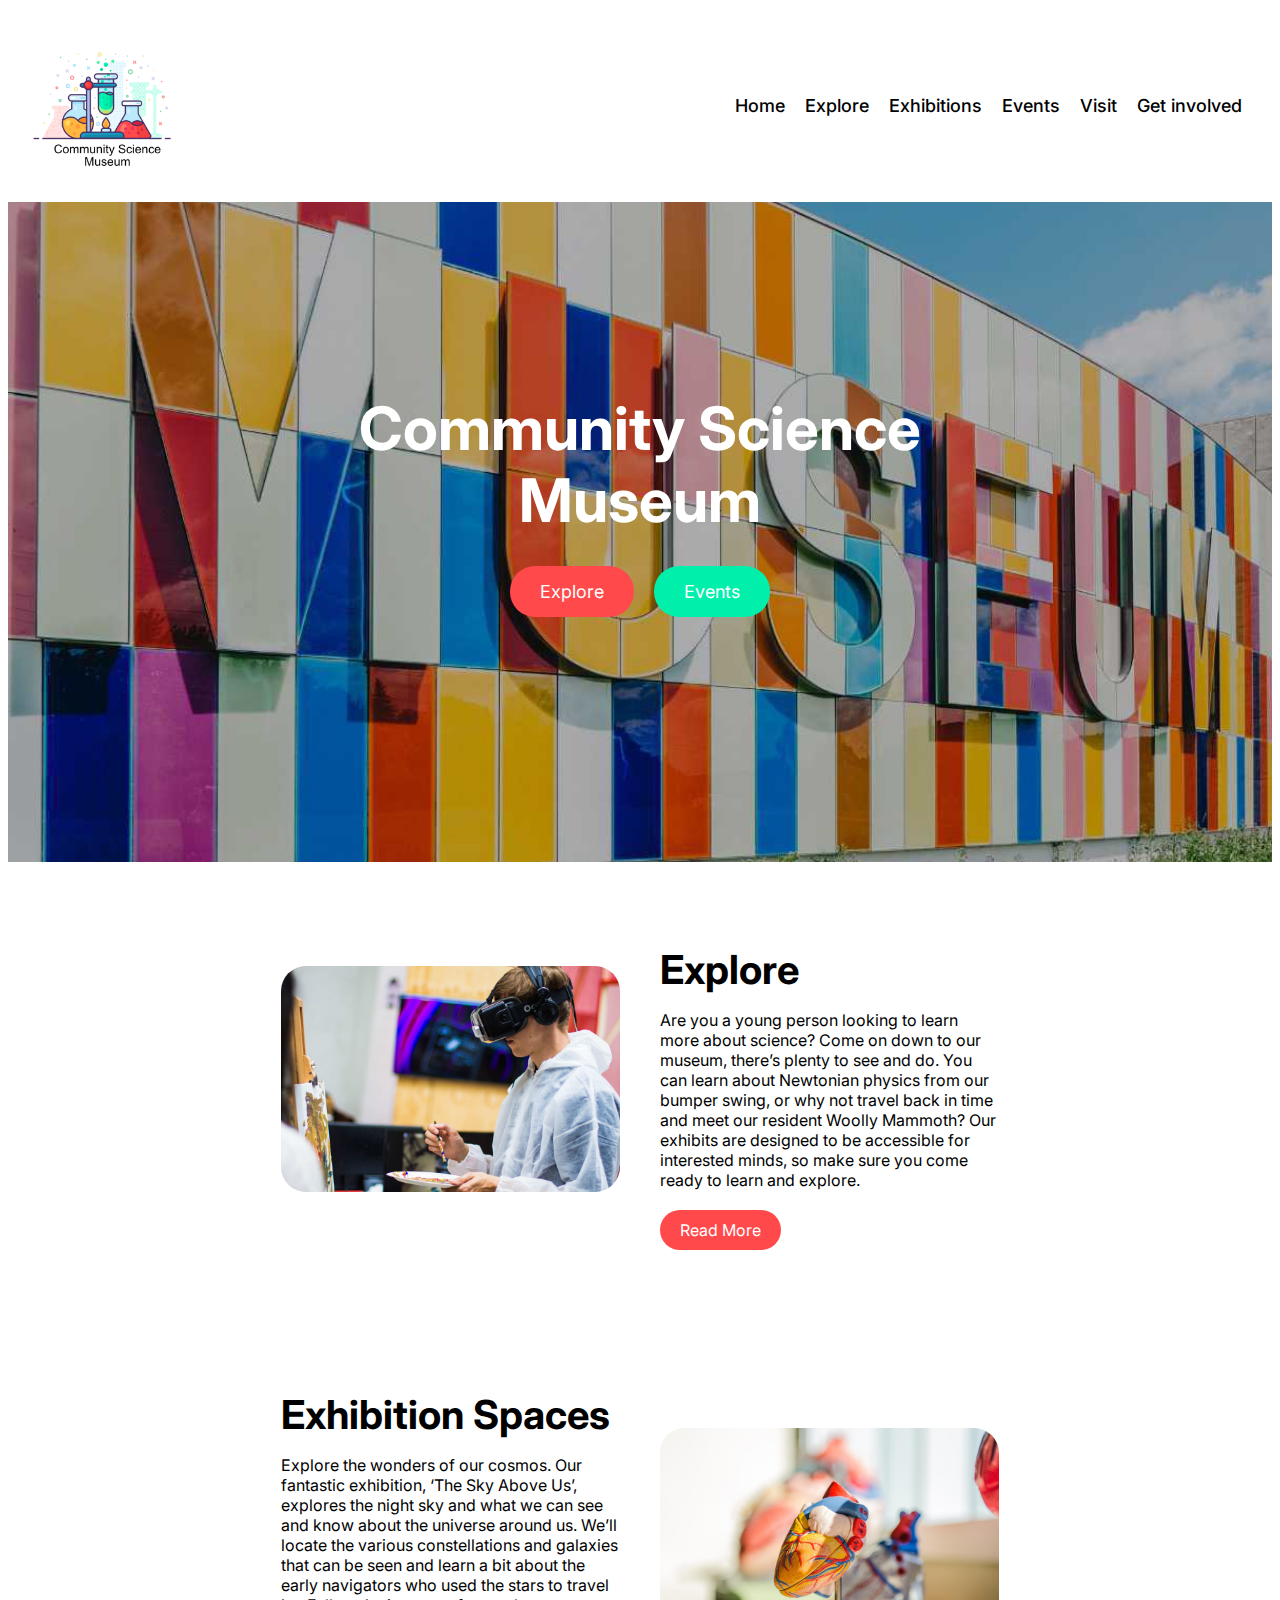
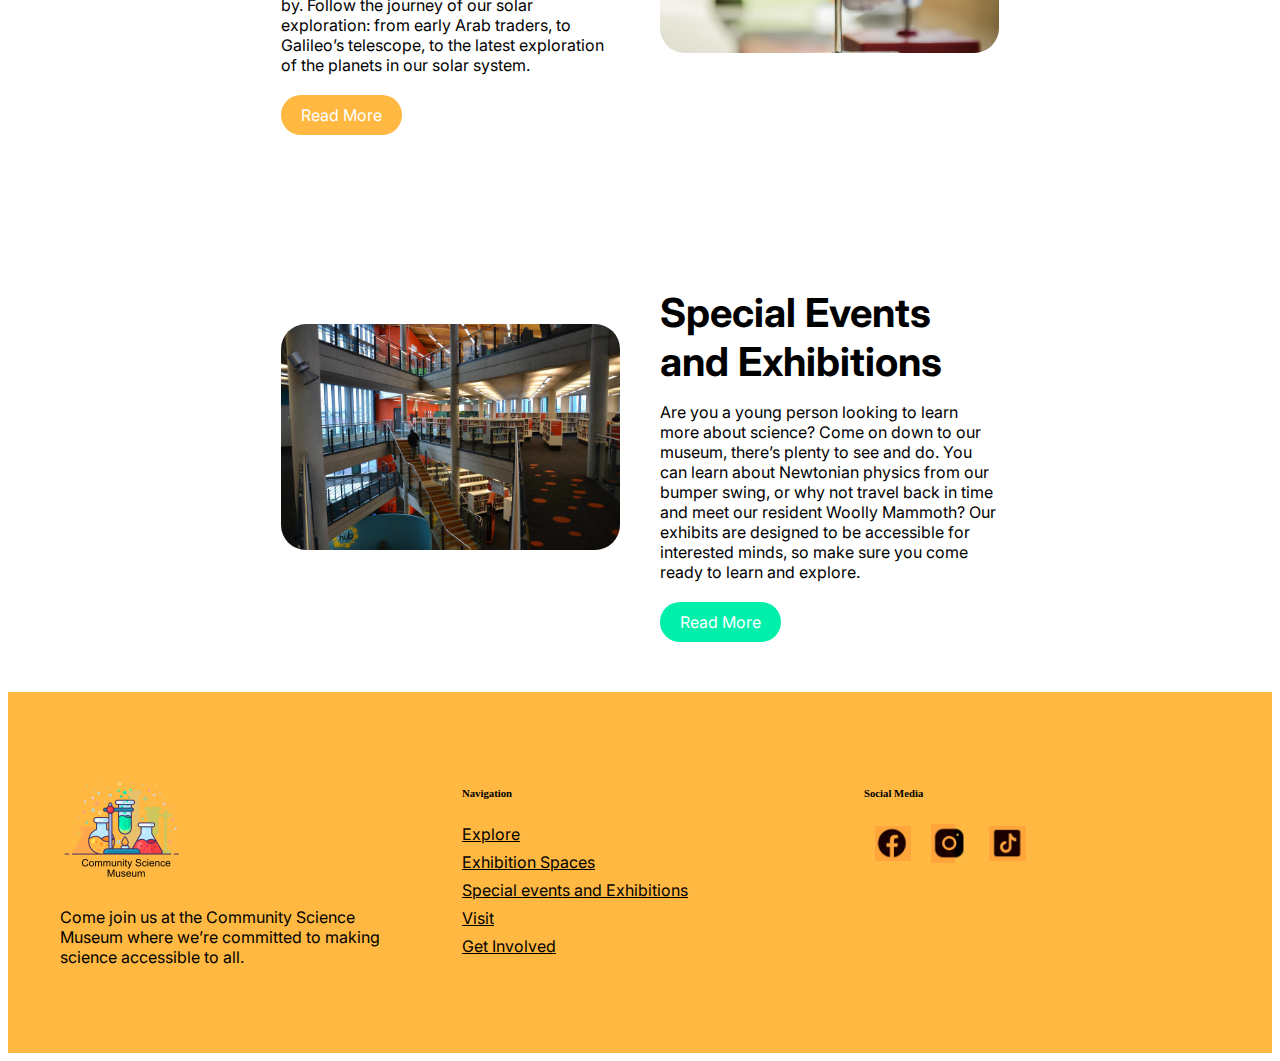
<file: index.html>
<!DOCTYPE html>
<html lang="en">
    <head>
        <meta charset="UTF-8">
        <meta name ="viewport" content="width=device-width, initial-scale=1.0">
        <link rel="stylesheet" href="css/style.css">
        <link rel="stylesheet" href="css/header.css">
        <link rel="stylesheet" href="https://fonts.googleapis.com/css?family=Inter">
        <title>Community Science Museum</title>
    </head>

    <body>
        <header class="header">
            <section class="headercontainer">
                    <div class="logodiv">
                      <a href="index.html"><img src="img/logo.svg" alt="Community Science Museums logo" class="headerlogo"></a>
                    </div>
               
                <nav class="nav">
                         <ul class="headerlist">
                             <li><a href="index.html">Home</a></li>
                             <li><a href="explore.html">Explore</a></li>
                             <li><a href="exhibition.html">Exhibitions</a></li>
                             <li><a href="events.html">Events</a></li>
                             <li><a href="visit.html">Visit</a></li>
                             <li><a href="getinvolved.html">Get involved</a></li>
                         </ul>
                         <button class="burgermenu">
                            <span class="burgermenu_line"></span>
                            <span class="burgermenu_line"></span>
                            <span class="burgermenu_line"></span>
                          </button>
                </nav>
            </section>
        </header>

        <!-- Hero section-->
        <section class="hero">
            <div class="hero-background"></div>
            <div class="hero-content">
                <h1 class="hero-title">Community Science Museum</h1>
                <div class="hero-buttons">
                    <a href="explore.html" class="hero-button learn-more-button">Explore</a>
                    <a href="events.html" class="hero-button get-started-button">Events</a>
                </div>
            </div>
        </section>

        <div class="content-container">
        <section class="content-section">
            <div class="column">
                <img src="img/billetto-editorial-334686.jpg" alt="Image of boy using VR-headset">
            </div>
            <div class="column">
                <h2>Explore</h2>
                <p>Are you a young person looking to learn more about science? Come on down to our museum, there’s plenty to see and do.
                    You can learn about Newtonian physics from our bumper swing, or why not travel back in time and meet our resident Woolly Mammoth? Our exhibits are designed to be accessible for interested minds, so make sure you come ready to learn and explore.
                    </p>
                    <div class="button-container">
                <button class="content-button">Read More</button>
            </div>
        </section>
    </div>


    <div class="content-container">
        <section class="content-section reversed">
            <div class="column">
                <img src="img/heart-2607178_1920.jpg" alt="Image of Heart figurine">
            </div>
            <div class="column">
                <h3>Exhibition Spaces</h3>
                <p>Explore the wonders of our cosmos. Our fantastic exhibition, ‘The Sky Above Us’, explores the night sky and what we can see and know about the universe around us. We’ll locate the various constellations and galaxies that can be seen and learn a bit about the early navigators who used the stars to travel by.
                    Follow the journey of our solar exploration: from early Arab traders, to Galileo’s telescope, to the latest exploration of the planets in our solar system.
                    </p>
                <div class="button-container">
                    <button class="content-button-yellow">Read More</button>
                </div>
            </div>
        </section>
    </div>



    <div class="content-container">
        <section class="content-section">
            <div class="column">
                <img src="img/library-1132573_1920.jpg" alt="Picture of the museum">
            </div>
            <div class="column">
                <h4>Special Events and Exhibitions</h4>
                <p>Are you a young person looking to learn more about science? Come on down to our museum, there’s plenty to see and do.
                    You can learn about Newtonian physics from our bumper swing, or why not travel back in time and meet our resident Woolly Mammoth? Our exhibits are designed to be accessible for interested minds, so make sure you come ready to learn and explore.
                    
                    </p>
                    <div class="button-container">
                <button class="content-button-green">Read More</button>
            </div>
        </section>
    </div>
        

    <footer class="footer">
        <div class="footer-content">
            <section class="footer-section">
                <div class="footer-column">
                    <img src="img/logo.png" alt="Image">
                    <p>Come join us at the Community Science Museum where we’re committed to making science accessible to all.</p>
                </div>
                <div class="footer-column">
                    <h6>Navigation</h6>
                    <ul class="footer-list">
                        <li><a href="#">Explore</a></li>
                        <li><a href="#">Exhibition Spaces</a></li>
                        <li><a href="#">Special events and Exhibitions</a></li>
                        <li><a href="#">Visit</a></li>
                        <li><a href="#">Get Involved</a></li>
                    </ul>
                </div>
                <div class="footer-column">
                    <h6>Social Media</h6>
                    <div class="footer-images">
                        <img src="img/facebook_icon.PNG" alt="Image">
                        <img src="img/instagram_icon.PNG" alt="Image">
                        <img src="img/tiktok_icon.PNG" alt="Image">
                    </div>
                </div>
            </section>
        </div>
    </footer>
    


    </body>
</html>
</file>
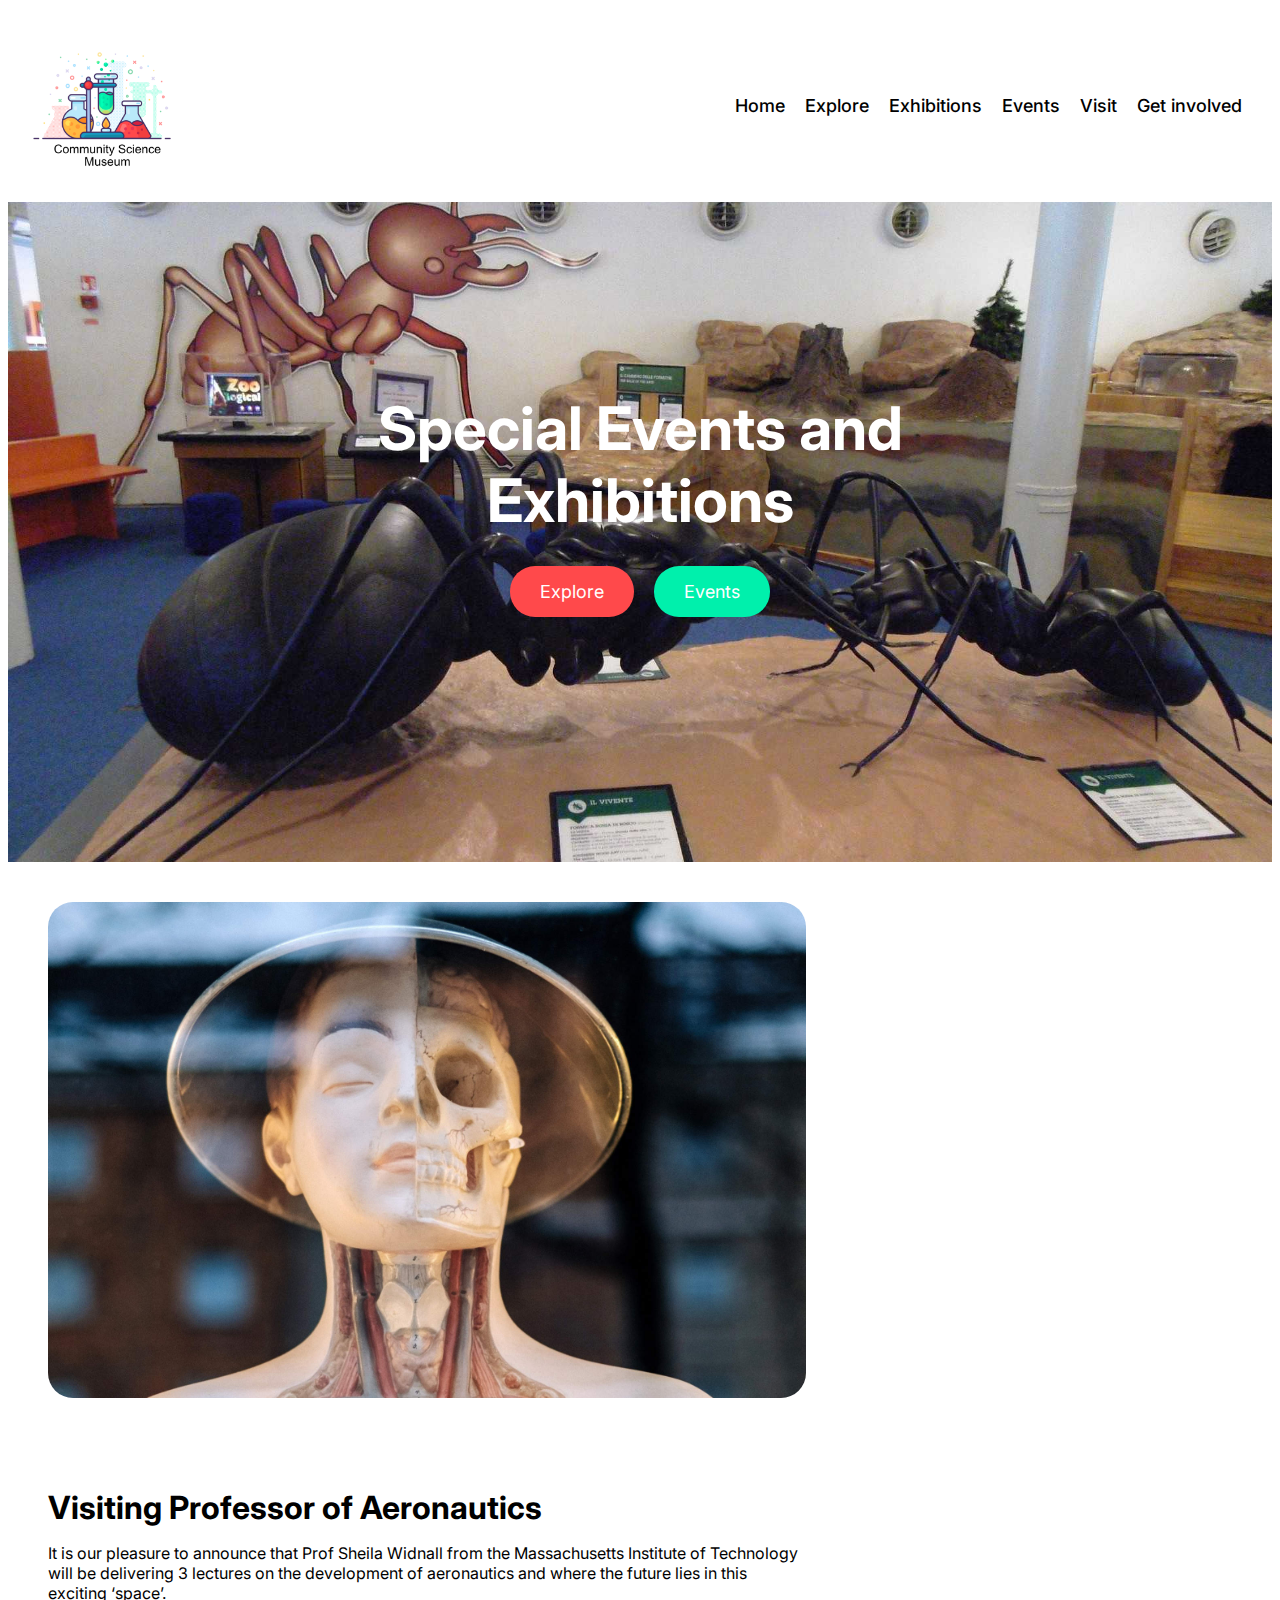
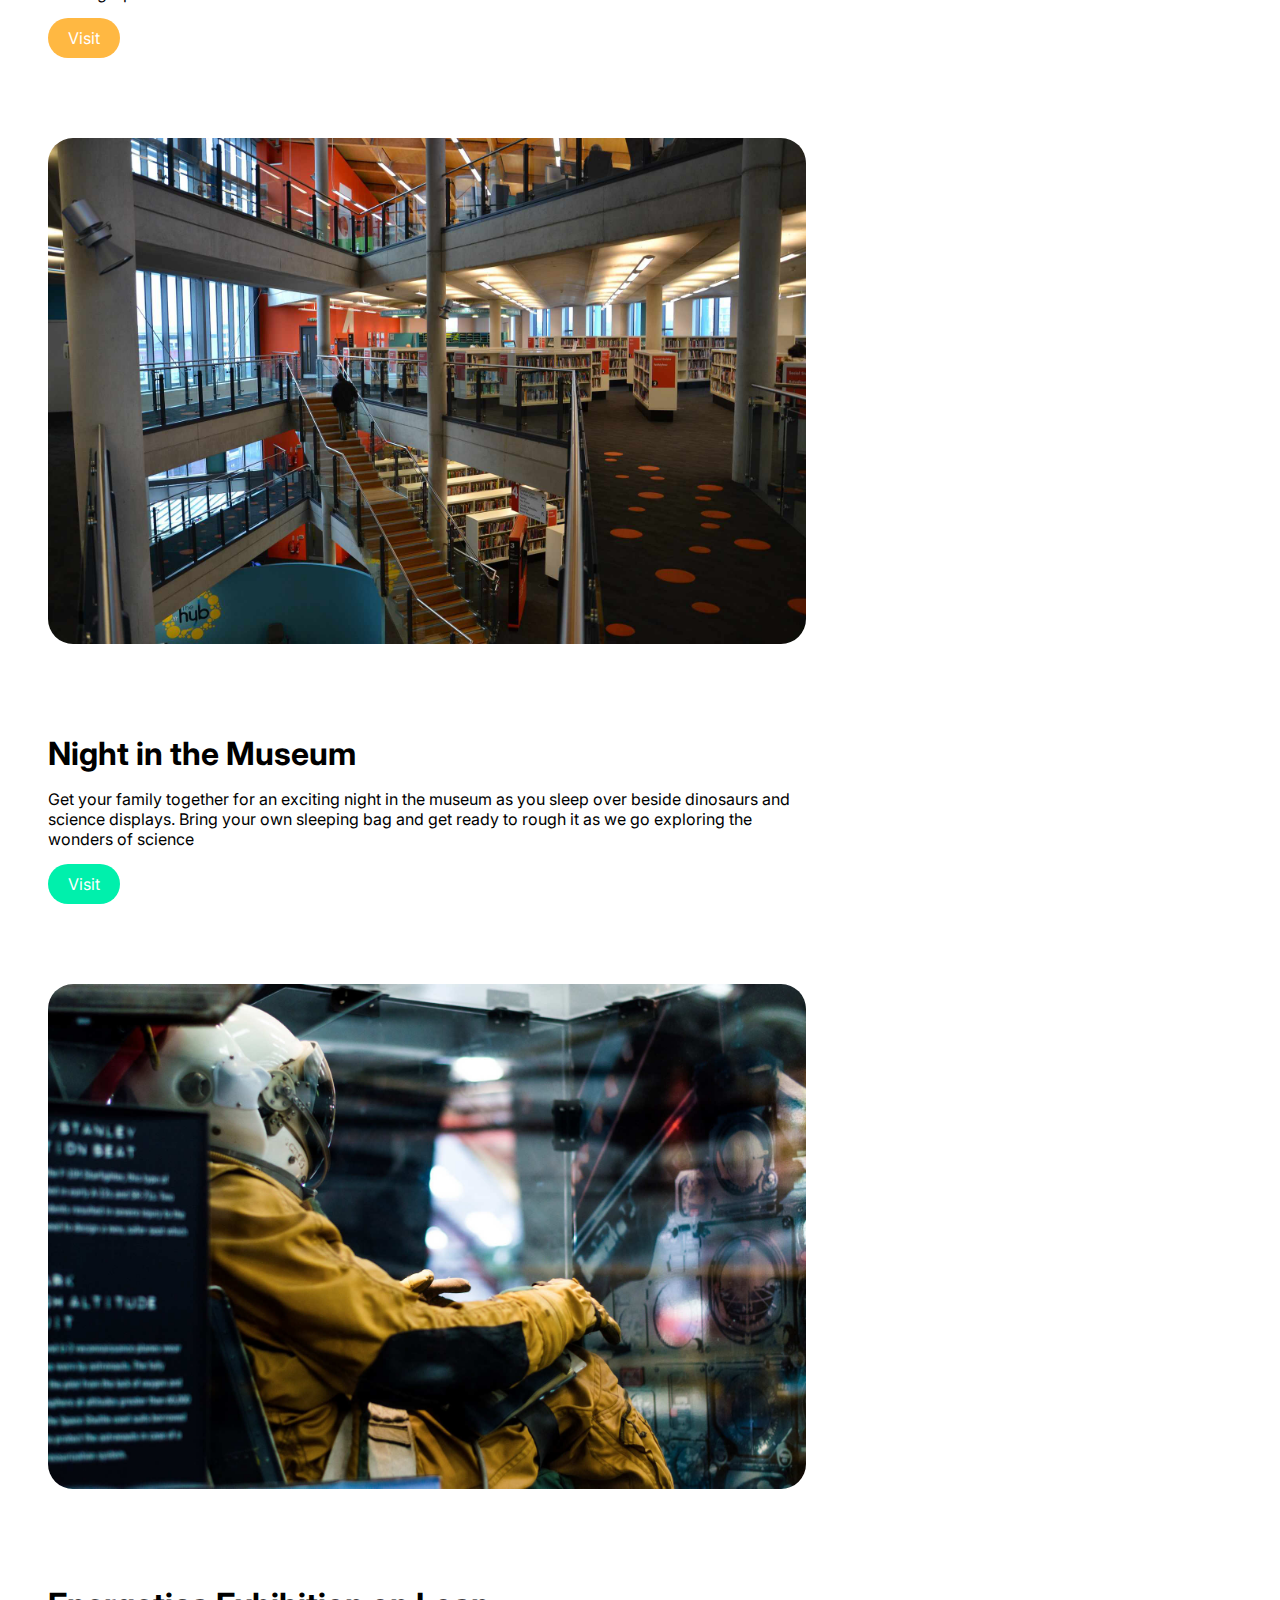
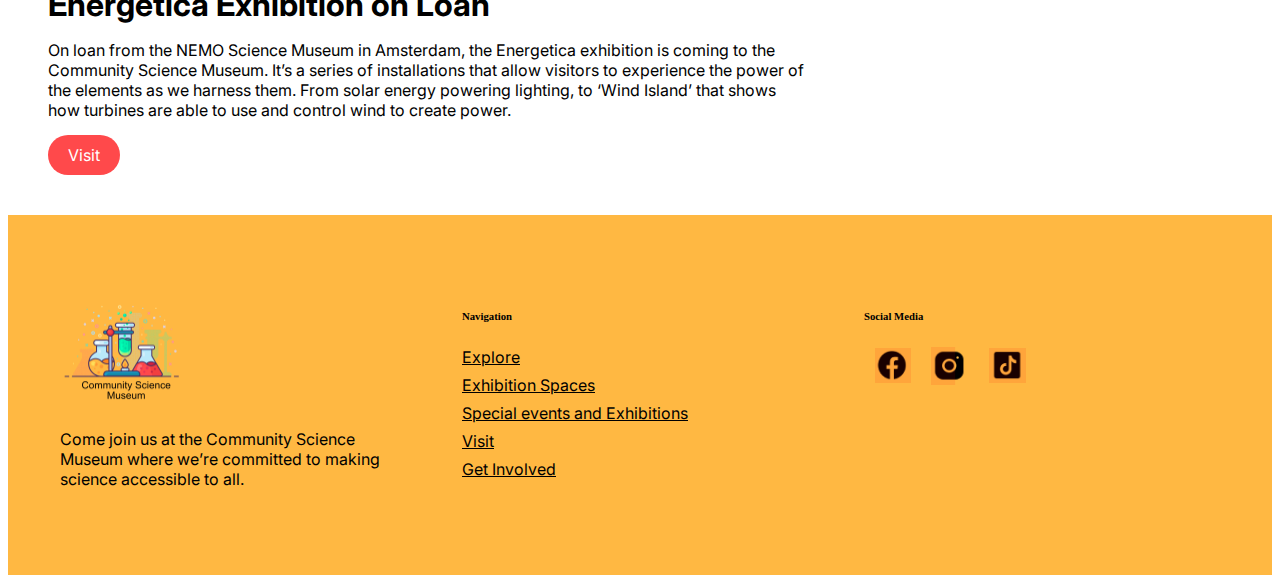
<file: events.html>
<!DOCTYPE html>
<html lang="en">
    <head>
        <meta charset="UTF-8">
        <meta name ="viewport" content="width=device-width, initial-scale=1.0">
        <link rel="stylesheet" href="css/style.css">
        <link rel="stylesheet" href="css/header.css">
        <link rel="stylesheet" href="https://fonts.googleapis.com/css?family=Inter">
        <title>Community Science Museum | Events</title>
    </head>

    <body>
        <header class="header">
            <section class="headercontainer">
                    <div class="logodiv">
                      <a href="index.html"><img src="img/logo.svg" alt="Community Science Museums logo" class="headerlogo"></a>
                    </div>
               
                <nav class="nav">
                         <ul class="headerlist">
                             <li><a href="index.html">Home</a></li>
                             <li><a href="explore.html">Explore</a></li>
                             <li><a href="exhibition.html">Exhibitions</a></li>
                             <li><a href="events.html">Events</a></li>
                             <li><a href="visit.html">Visit</a></li>
                             <li><a href="getinvolved.html">Get involved</a></li>
                         </ul>
                         <button class="burgermenu">
                            <span class="burgermenu_line"></span>
                            <span class="burgermenu_line"></span>
                            <span class="burgermenu_line"></span>
                          </button>
                </nav>
            </section>
        </header>

        <!-- Hero section-->
        <section class="hero-events-page">
            <div class="hero-background"></div>
            <div class="hero-content">
                <h1 class="hero-title">Special Events and Exhibitions</h1>
                <div class="hero-buttons">
                    <a href="explore.html" class="hero-button learn-more-button">Explore</a>
                    <a href="events.html" class="hero-button get-started-button">Events</a>
                </div>
            </div>
        </section>

        <!-- Image section-->
        <div class="content-container-events">
            <section class="content-section-events">
                <div class="column-events">
                    <img src="img/evolution.jpg" alt="Image of boy using VR-headset">
                </div>
                <div class="column-events">
                    <h2>Visiting Professor of Aeronautics</h2>
                    <p>It is our pleasure to announce that Prof Sheila Widnall from the Massachusetts Institute of Technology will be delivering 3 lectures on the development of aeronautics and where the future lies in this exciting ‘space’.</p>
                    <div class="button-container-events">
                        <button class="content-button-events-yellow">Visit</button>
                    </div>
                </div>
            </section>
        </div>
        

           <!-- Image section-->
           <div class="content-container-events">
            <section class="content-section-events">
                <div class="column-events">
                    <img src="img/library-1132573_1920.jpg" alt="Image of boy using VR-headset">
                </div>
                <div class="column-events">
                    <h2>Night in the Museum</h2>
                    <p>Get your family together for an exciting night in the museum as you sleep over beside dinosaurs and science displays. Bring your own sleeping bag and get ready to rough it as we go exploring the wonders of science</p>
                    <div class="button-container-events">
                        <button class="content-button-events-green">Visit</button>
                    </div>
                </div>
            </section>
        </div>
        
          <!-- Image section-->
          <div class="content-container-events">
            <section class="content-section-events">
                <div class="column-events">
                    <img src="img/andrew-ruiz-348421.jpg" alt="Image of boy using VR-headset">
                </div>
                <div class="column-events">
                    <h3>Energetica Exhibition on Loan</h3>
                    <p>On loan from the NEMO Science Museum in Amsterdam, the Energetica exhibition is coming to the Community Science Museum. It’s a series of installations that allow visitors to experience the power of the elements as we harness them. From solar energy powering lighting, to ‘Wind Island’ that shows how turbines are able to use and control wind to create power.</p>
                    <div class="button-container-events">
                        <button class="content-button-events-red">Visit</button>
                    </div>
                </div>
            </section>
        </div>


        <footer class="footer">
            <div class="footer-content">
                <section class="footer-section">
                    <div class="footer-column">
                        <img src="img/logo.png" alt="Image">
                        <p>Come join us at the Community Science Museum where we’re committed to making science accessible to all.</p>
                    </div>
                    <div class="footer-column">
                        <h6>Navigation</h6>
                        <ul class="footer-list">
                            <li><a href="#">Explore</a></li>
                            <li><a href="#">Exhibition Spaces</a></li>
                            <li><a href="#">Special events and Exhibitions</a></li>
                            <li><a href="#">Visit</a></li>
                            <li><a href="#">Get Involved</a></li>
                        </ul>
                    </div>
                    <div class="footer-column">
                        <h6>Social Media</h6>
                        <div class="footer-images">
                            <img src="img/facebook_icon.PNG" alt="Image">
                            <img src="img/instagram_icon.PNG" alt="Image">
                            <img src="img/tiktok_icon.PNG" alt="Image">
                        </div>
                    </div>
                </section>
            </div>
        </footer>
        
    
    
        </body>
    </html>
</file>
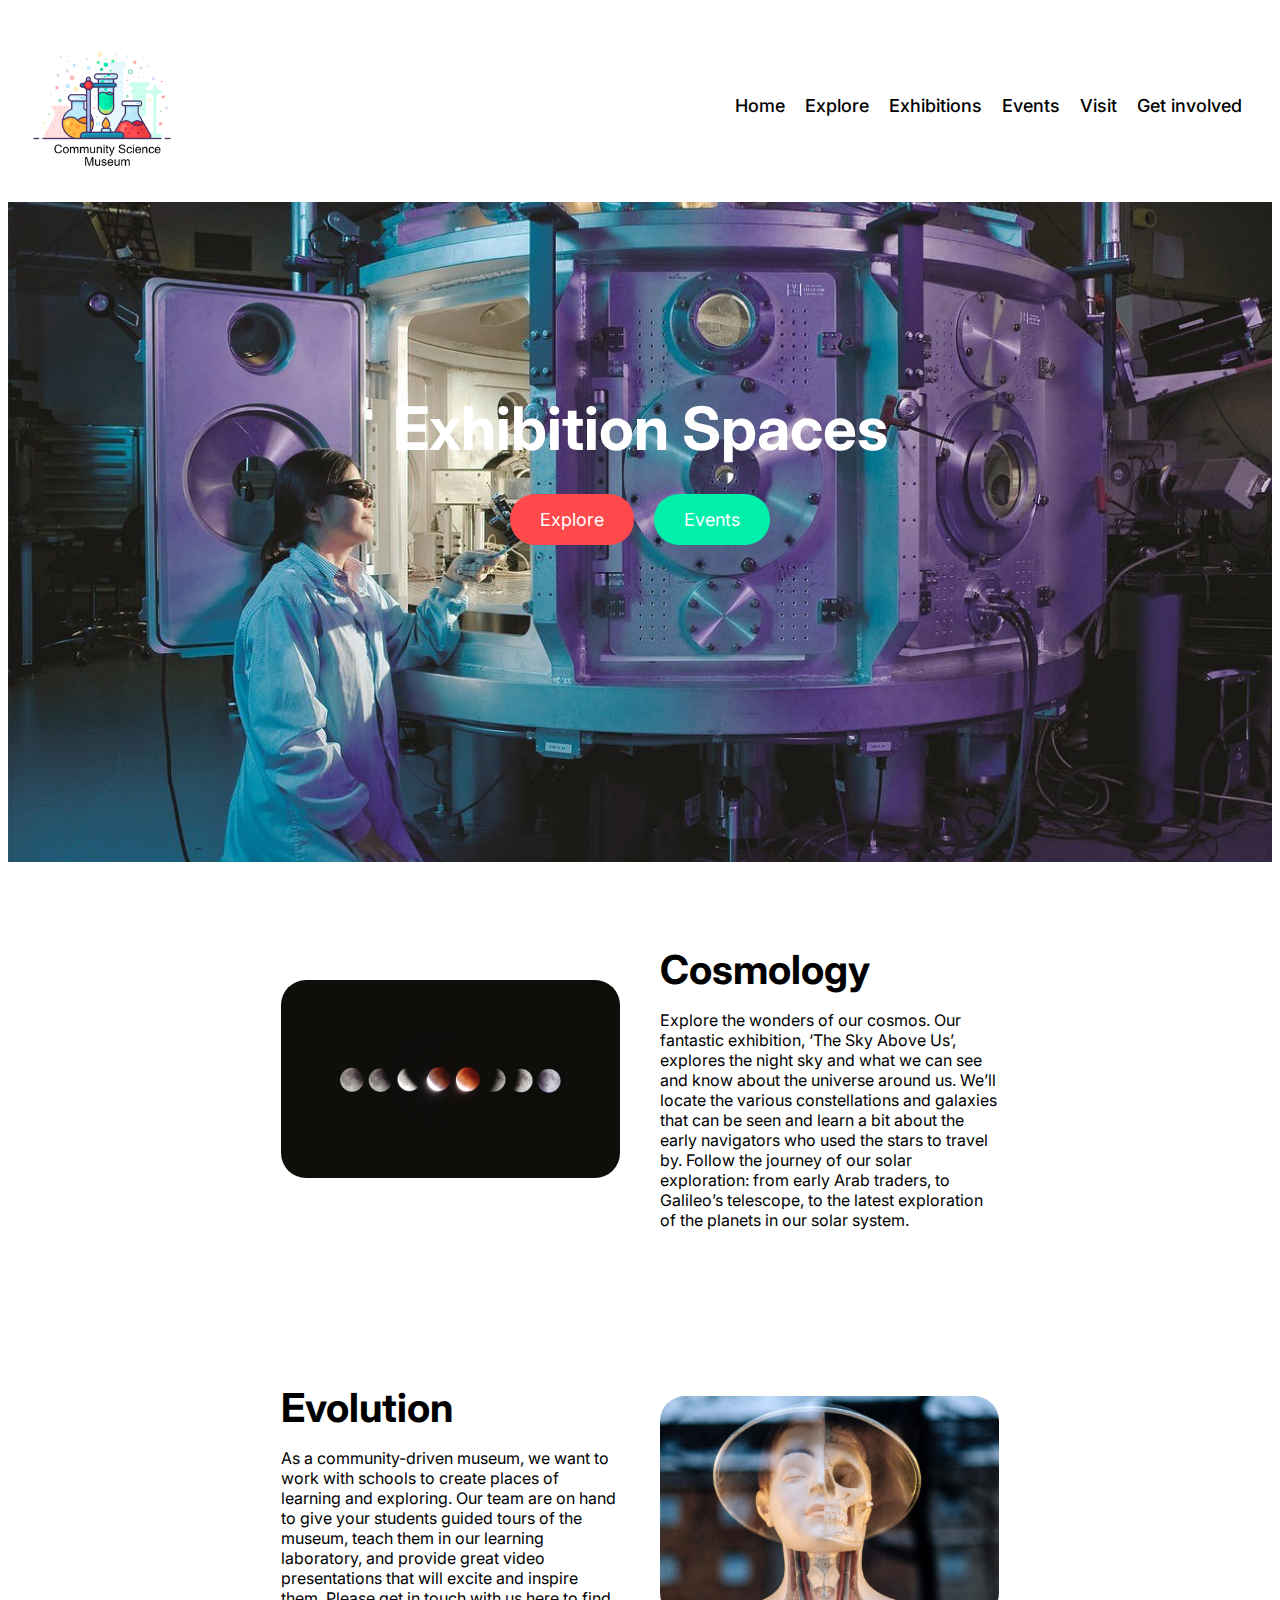
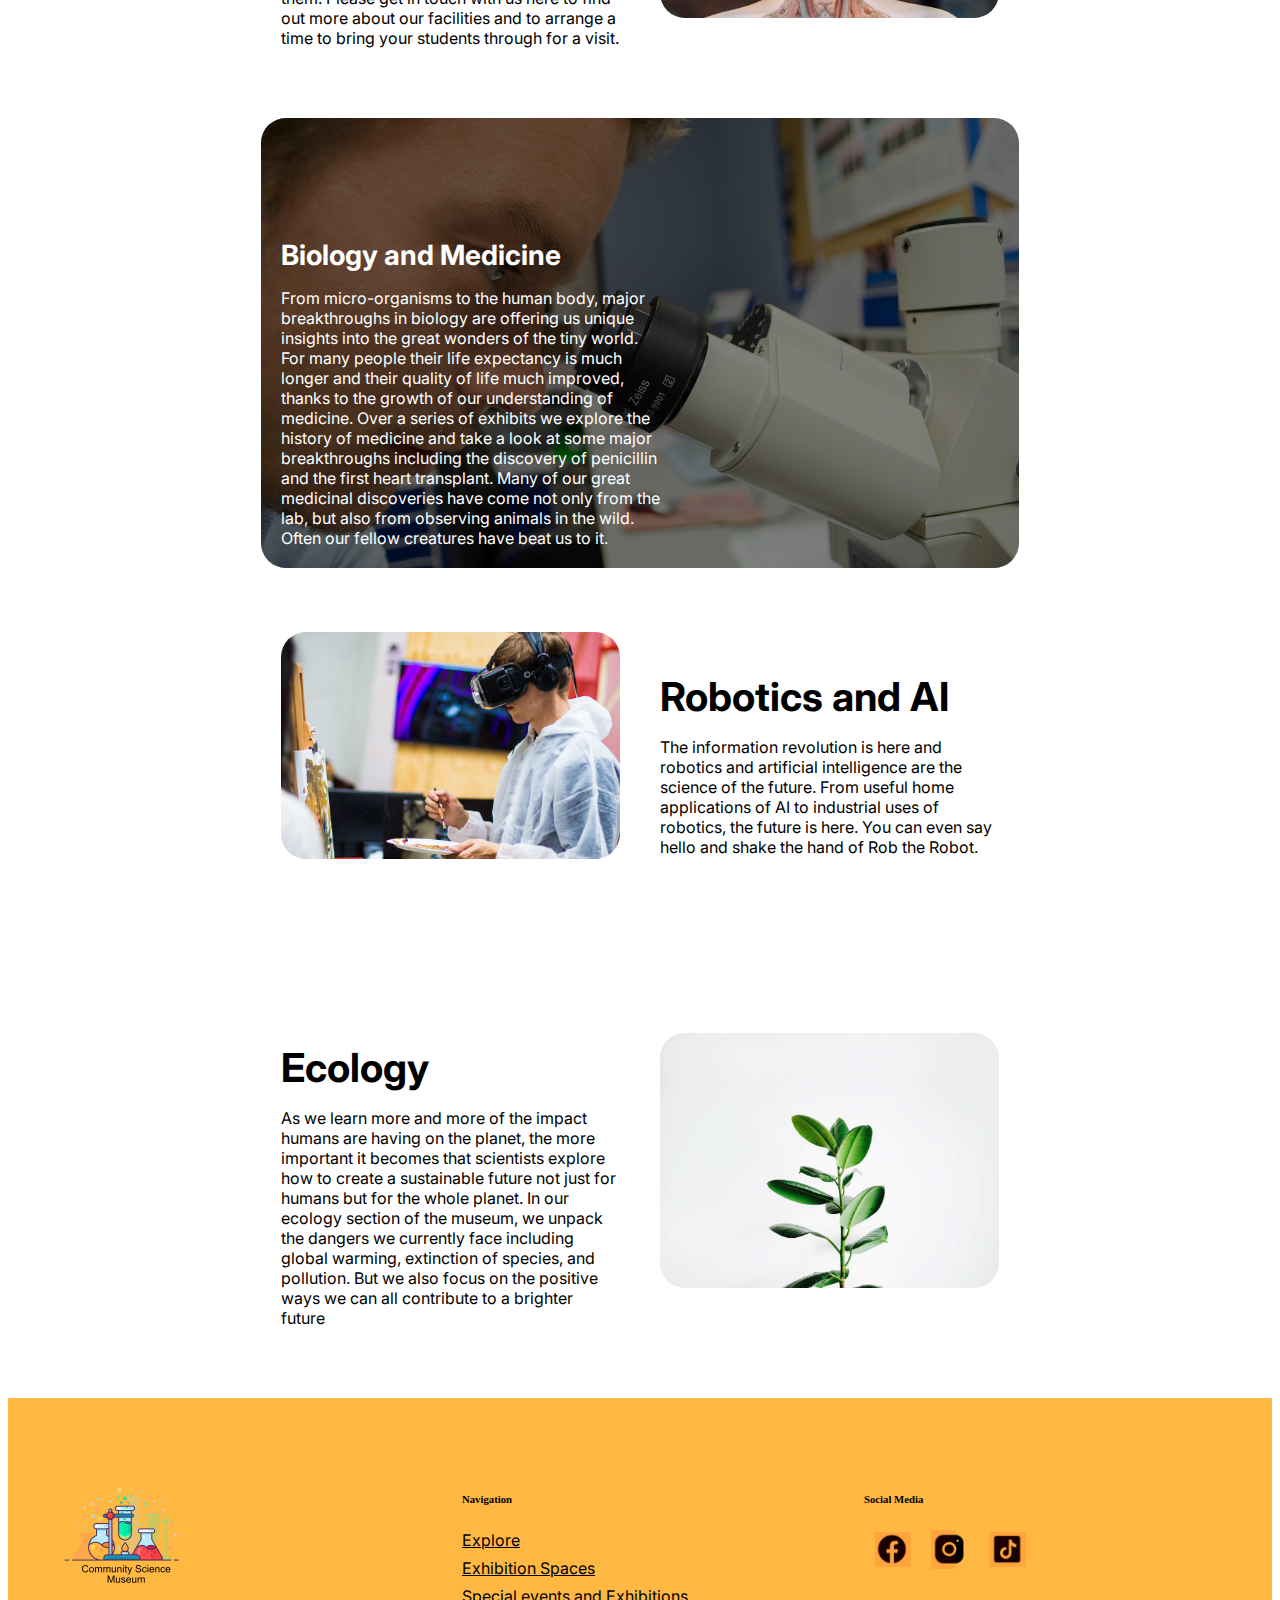
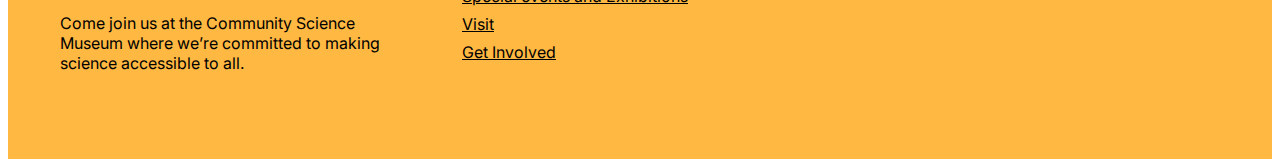
<file: exhibition.html>
<!DOCTYPE html>
<html lang="en">
    <head>
        <meta charset="UTF-8">
        <meta name ="viewport" content="width=device-width, initial-scale=1.0">
        <link rel="stylesheet" href="css/style.css">
        <link rel="stylesheet" href="css/header.css">
        <link rel="stylesheet" href="https://fonts.googleapis.com/css?family=Inter">
        <title>Community Science Museum | Exhibitions</title>
    </head>

    <body>
        <header class="header">
            <section class="headercontainer">
                    <div class="logodiv">
                      <a href="index.html"><img src="img/logo.svg" alt="Community Science Museums logo" class="headerlogo"></a>
                    </div>
               
                <nav class="nav">
                         <ul class="headerlist">
                             <li><a href="index.html">Home</a></li>
                             <li><a href="explore.html">Explore</a></li>
                             <li><a href="exhibition.html">Exhibitions</a></li>
                             <li><a href="events.html">Events</a></li>
                             <li><a href="visit.html">Visit</a></li>
                             <li><a href="getinvolved.html">Get involved</a></li>
                         </ul>
                         <button class="burgermenu">
                            <span class="burgermenu_line"></span>
                            <span class="burgermenu_line"></span>
                            <span class="burgermenu_line"></span>
                          </button>
                </nav>
            </section>
        </header>

        <!-- Hero section-->
        <section class="hero-exhibition-page">
            <div class="hero-background"></div>
            <div class="hero-content">
                <h1 class="hero-title">Exhibition Spaces</h1>
                <div class="hero-buttons">
                    <a href="explore.html" class="hero-button learn-more-button">Explore</a>
                    <a href="events.html" class="hero-button get-started-button">Events</a>
                </div>
            </div>
        </section>


        <div class="content-container">
            <section class="content-section">
                <div class="column">
                    <img src="img/celso-405219.jpg" alt="Image of planets aligning">
                </div>
                <div class="column">
                    <h2>Cosmology</h2>
                    <p>Explore the wonders of our cosmos. Our fantastic exhibition, ‘The Sky Above Us’, explores the night sky and what we can see and know about the universe around us. We’ll locate the various constellations and galaxies that can be seen and learn a bit about the early navigators who used the stars to travel by.
                        Follow the journey of our solar exploration: from early Arab traders, to Galileo’s telescope, to the latest exploration of the planets in our solar system.
                        </p>
            </section>
        </div>
    
    
        <div class="content-container">
            <section class="content-section reversed">
                <div class="column">
                    <img src="img/evolution.jpg" alt="Image of the museum">
                </div>
                <div class="column">
                    <h2>Evolution</h2>
                    <p>As a community-driven museum, we want to work with schools to create places of learning and exploring. Our team are on hand to give your students guided tours of the museum, teach them in our learning laboratory, and provide great video presentations that will excite and inspire them. Please get in touch with us here to find out more about our facilities and to arrange a time to bring your students through for a visit.
                        </p>
                </div>
            </section>
        </div>
    
    
        <div class="overlay-section-container">
        <section class="overlay-section">
            <div class="overlay"></div>
            <div class="overlay-content">
                <h3>Biology and Medicine</h3>
                <p>From micro-organisms to the human body, major breakthroughs in biology are offering us unique insights into the great wonders of the tiny world.
                    For many people their life expectancy is much longer and their quality of life much improved, thanks to the growth of our understanding of medicine. Over a series of exhibits we explore the history of medicine and take a look at some major breakthroughs including the discovery of penicillin and the first heart transplant.
                    Many of our great medicinal discoveries have come not only from the lab, but also from observing animals in the wild. Often our fellow creatures have beat us to it.</p>
            </div>
        </section>
    </div>

    <!-- overlay section but for mobile-->
    <div class="overlay-content-container">
        <section class="overlay-content-section">
            <div class="overlay-column">
                <img src="img/people-219985_1280.jpg" alt="Image of planets aligning">
            </div>
            <div class="overlay-column">
                <h4>Biology and Medicine</h4>
                <p>From micro-organisms to the human body, major breakthroughs in biology are offering us unique insights into the great wonders of the tiny world.
                    For many people their life expectancy is much longer and their quality of life much improved, thanks to the growth of our understanding of medicine. Over a series of exhibits we explore the history of medicine and take a look at some major breakthroughs including the discovery of penicillin and the first heart transplant.
                    Many of our great medicinal discoveries have come not only from the lab, but also from observing animals in the wild. Often our fellow creatures have beat us to it.
                    </p>
        </section>
    </div>

  
    <div class="content-container">
        <section class="content-section">
            <div class="column">
                <img src="img/billetto-editorial-334686.jpg" alt="Image of planets aligning">
            </div>
            <div class="column">
                <h4>Robotics and AI</h4>
                <p>The information revolution is here and robotics and artificial intelligence are the science of the future. From useful home applications of AI to industrial uses of robotics, the future is here. You can even say hello and shake the hand of Rob the Robot.
                    </p>
        </section>
    </div>


    <div class="content-container">
        <section class="content-section reversed">
            <div class="column">
                <img src="img/ecology.jpg" alt="Image of the museum">
            </div>
            <div class="column">
                <h5>Ecology</h5>
                <p>As we learn more and more of the impact humans are having on the planet, the more important it becomes that scientists explore how to create a sustainable future not just for humans but for the whole planet.
                    In our ecology section of the museum, we unpack the dangers we currently face including global warming, extinction of species, and pollution. But we also focus on the positive ways we can all contribute to a brighter future
                    </p>
            </div>
        </section>
    </div>

        
    <footer class="footer">
        <div class="footer-content">
            <section class="footer-section">
                <div class="footer-column">
                    <img src="img/logo.png" alt="Image">
                    <p>Come join us at the Community Science Museum where we’re committed to making science accessible to all.</p>
                </div>
                <div class="footer-column">
                    <h6>Navigation</h6>
                    <ul class="footer-list">
                        <li><a href="#">Explore</a></li>
                        <li><a href="#">Exhibition Spaces</a></li>
                        <li><a href="#">Special events and Exhibitions</a></li>
                        <li><a href="#">Visit</a></li>
                        <li><a href="#">Get Involved</a></li>
                    </ul>
                </div>
                <div class="footer-column">
                    <h6>Social Media</h6>
                    <div class="footer-images">
                        <img src="img/facebook_icon.PNG" alt="Image">
                        <img src="img/instagram_icon.PNG" alt="Image">
                        <img src="img/tiktok_icon.PNG" alt="Image">
                    </div>
                </div>
            </section>
        </div>
    </footer>
    


    </body>
</html>
</file>
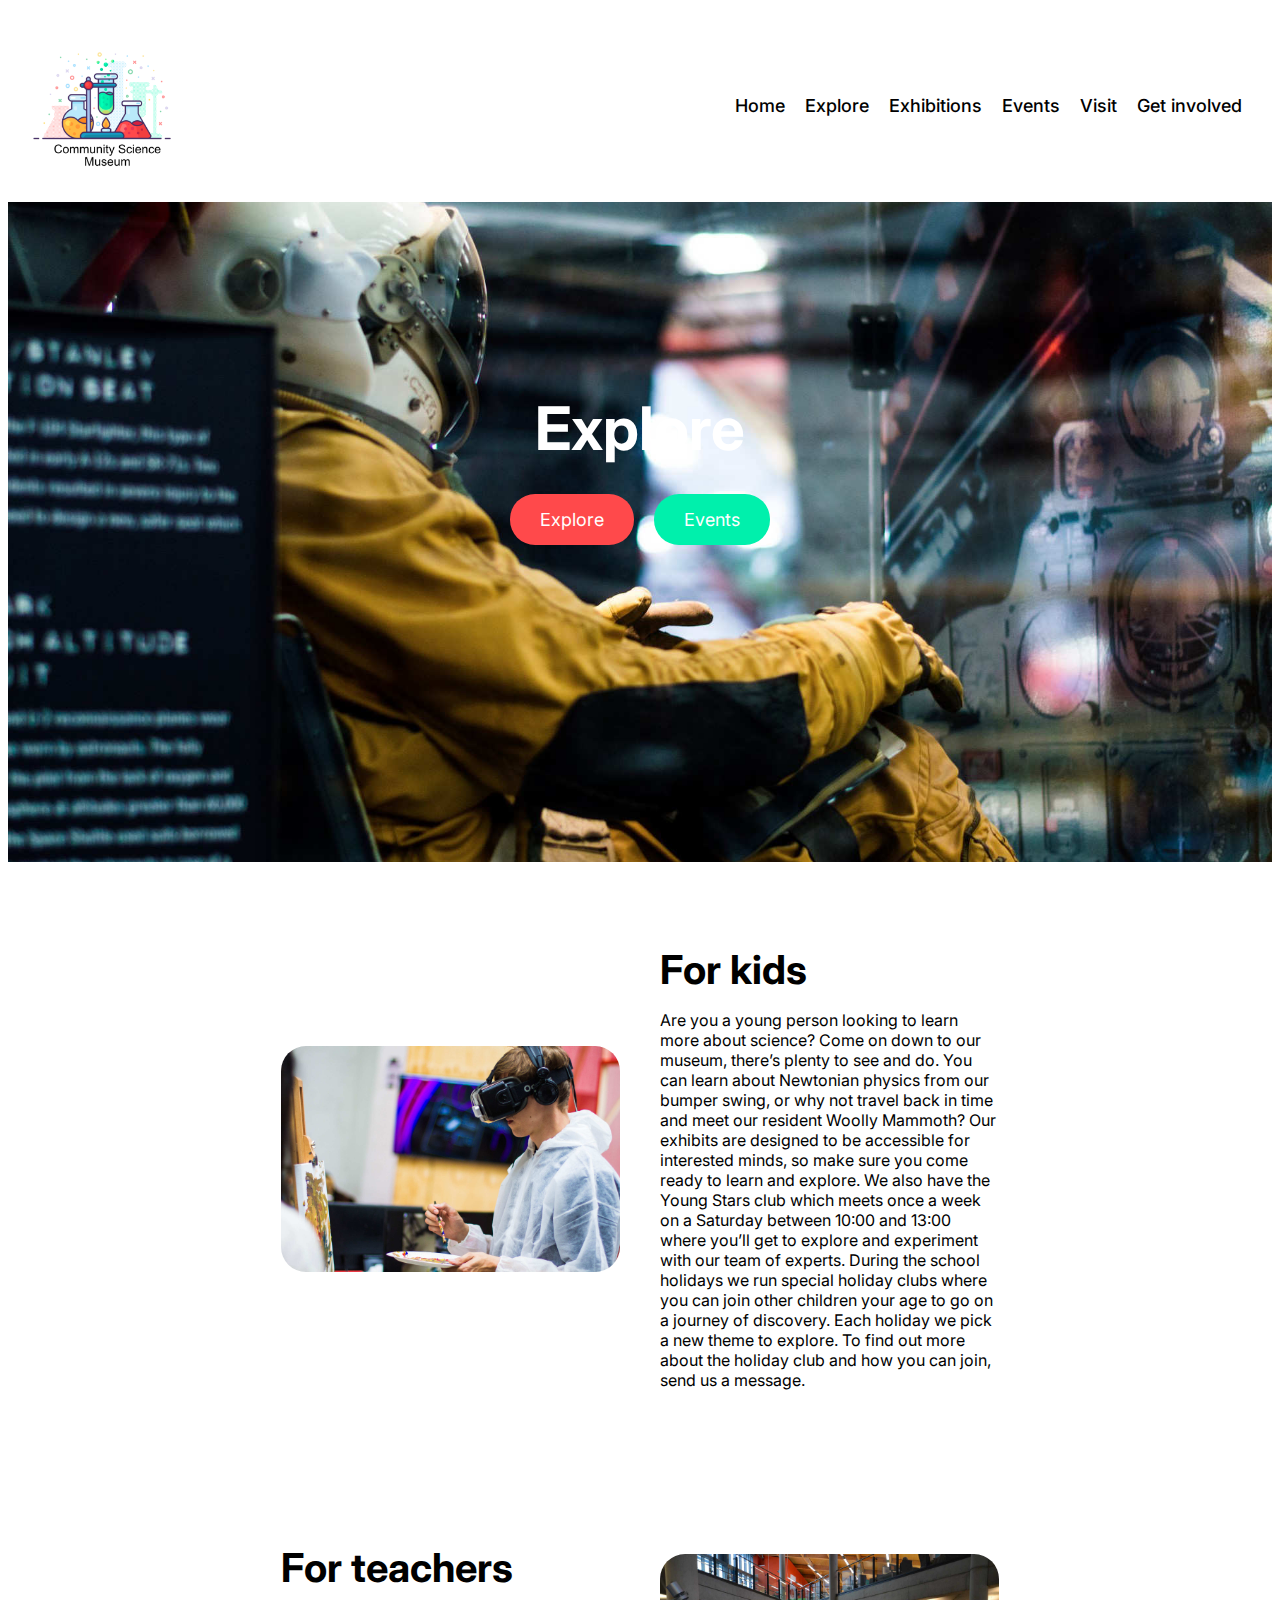
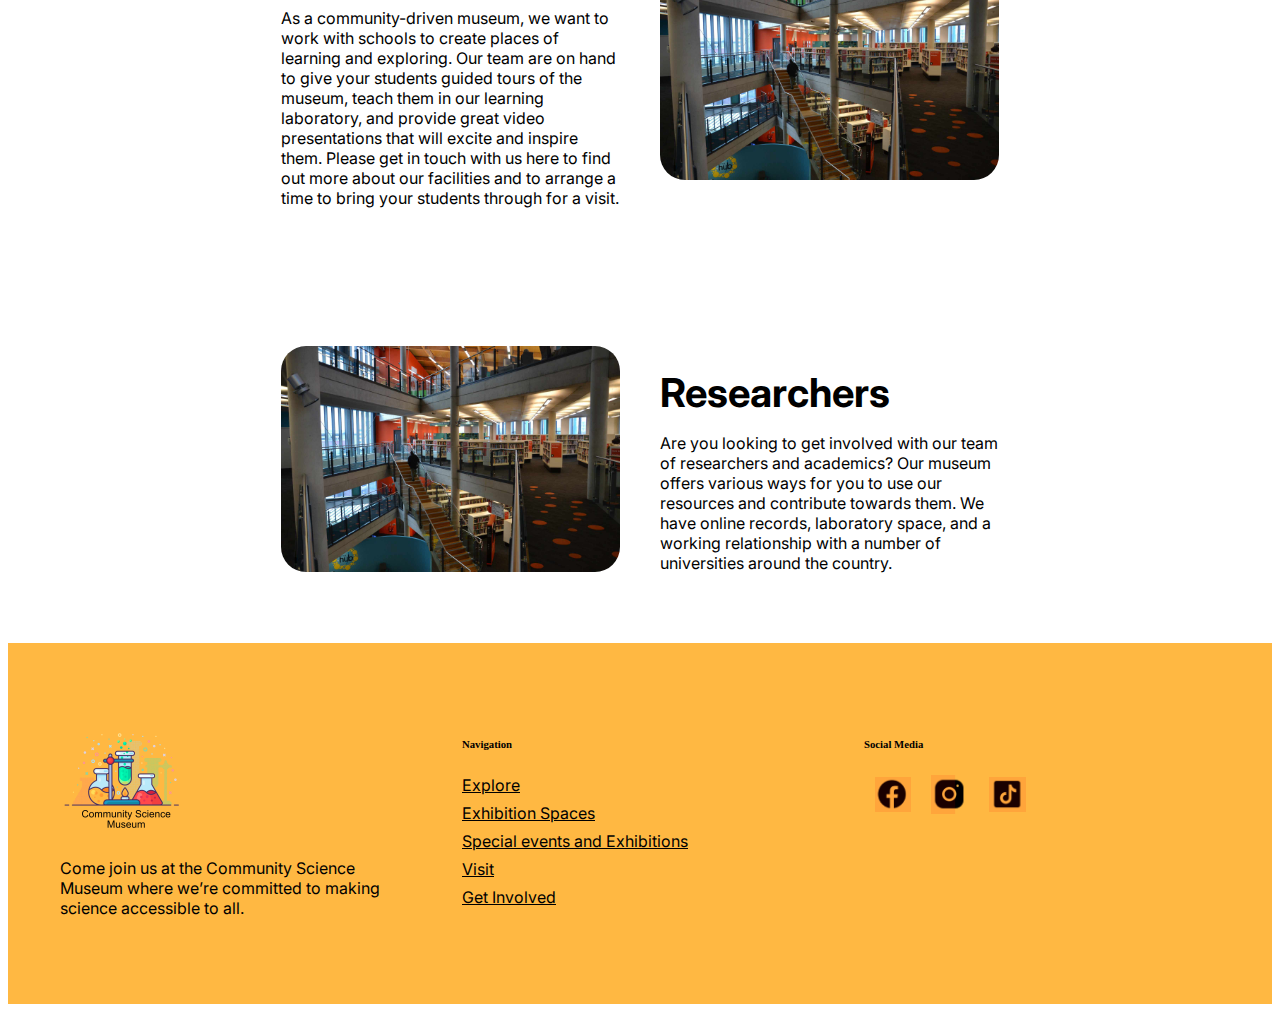
<file: explore.html>
<!DOCTYPE html>
<html lang="en">
    <head>
        <meta charset="UTF-8">
        <meta name ="viewport" content="width=device-width, initial-scale=1.0">
        <link rel="stylesheet" href="css/style.css">
        <link rel="stylesheet" href="css/header.css">
        <link rel="stylesheet" href="https://fonts.googleapis.com/css?family=Inter">
        <title>Community Science Museum | Explore</title>
    </head>

    <body>
        <header class="header">
            <section class="headercontainer">
                    <div class="logodiv">
                      <a href="index.html"><img src="img/logo.svg" alt="Community Science Museums logo" class="headerlogo"></a>
                    </div>
               
                <nav class="nav">
                         <ul class="headerlist">
                             <li><a href="index.html">Home</a></li>
                             <li><a href="explore.html">Explore</a></li>
                             <li><a href="exhibition.html">Exhibitions</a></li>
                             <li><a href="events.html">Events</a></li>
                             <li><a href="visit.html">Visit</a></li>
                             <li><a href="getinvolved.html">Get involved</a></li>
                         </ul>
                         <button class="burgermenu">
                            <span class="burgermenu_line"></span>
                            <span class="burgermenu_line"></span>
                            <span class="burgermenu_line"></span>
                          </button>
                </nav>
            </section>
        </header>

        <!-- Hero section-->
        <section class="hero-explore-page">
            <div class="hero-background"></div>
            <div class="hero-content">
                <h1 class="hero-title">Explore</h1>
                <div class="hero-buttons">
                    <a href="explore.html" class="hero-button learn-more-button">Explore</a>
                    <a href="events.html" class="hero-button get-started-button">Events</a>
                </div>
            </div>
        </section>


        <div class="content-container">
            <section class="content-section">
                <div class="column">
                    <img src="img/billetto-editorial-334686.jpg" alt="Image of boy using VR-headset">
                </div>
                <div class="column">
                    <h2>For kids</h2>
                    <p>Are you a young person looking to learn more about science? Come on down to our museum, there’s plenty to see and do.
                        You can learn about Newtonian physics from our bumper swing, or why not travel back in time and meet our resident Woolly Mammoth? Our exhibits are designed to be accessible for interested minds, so make sure you come ready to learn and explore.
                        We also have the Young Stars club which meets once a week on a Saturday between 10:00 and 13:00 where you’ll get to explore and experiment with our team of experts.
                        During the school holidays we run special holiday clubs where you can join other children your age to go on a journey of discovery. Each holiday we pick a new theme to explore. To find out more about the holiday club and how you can join, send us a message.
                        </p>
            </section>
        </div>
    
    
        <div class="content-container">
            <section class="content-section reversed">
                <div class="column">
                    <img src="img/library-1132573_1920.jpg" alt="Image of Heart figurine">
                </div>
                <div class="column">
                    <h2>For teachers</h2>
                    <p>As a community-driven museum, we want to work with schools to create places of learning and exploring. Our team are on hand to give your students guided tours of the museum, teach them in our learning laboratory, and provide great video presentations that will excite and inspire them.
                        Please get in touch with us here to find out more about our facilities and to arrange a time to bring your students through for a visit.
                        </p>
                </div>
            </section>
        </div>
    
    
    
        <div class="content-container">
            <section class="content-section">
                <div class="column">
                    <img src="img/library-1132573_1920.jpg" alt="Picture of the museum">
                </div>
                <div class="column">
                    <h3>Researchers</h3>
                    <p>Are you looking to get involved with our team of researchers and academics? Our museum offers various ways for you to use our resources and contribute towards them. We have online records, laboratory space, and a working relationship with a number of universities around the country.
                        </p>
            </section>
        </div>


        
    <footer class="footer">
        <div class="footer-content">
            <section class="footer-section">
                <div class="footer-column">
                    <img src="img/logo.png" alt="Image">
                    <p>Come join us at the Community Science Museum where we’re committed to making science accessible to all.</p>
                </div>
                <div class="footer-column">
                    <h6>Navigation</h6>
                    <ul class="footer-list">
                        <li><a href="#">Explore</a></li>
                        <li><a href="#">Exhibition Spaces</a></li>
                        <li><a href="#">Special events and Exhibitions</a></li>
                        <li><a href="#">Visit</a></li>
                        <li><a href="#">Get Involved</a></li>
                    </ul>
                </div>
                <div class="footer-column">
                    <h6>Social Media</h6>
                    <div class="footer-images">
                        <img src="img/facebook_icon.PNG" alt="Image">
                        <img src="img/instagram_icon.PNG" alt="Image">
                        <img src="img/tiktok_icon.PNG" alt="Image">
                    </div>
                </div>
            </section>
        </div>
    </footer>
    


    </body>
</html>
</file>
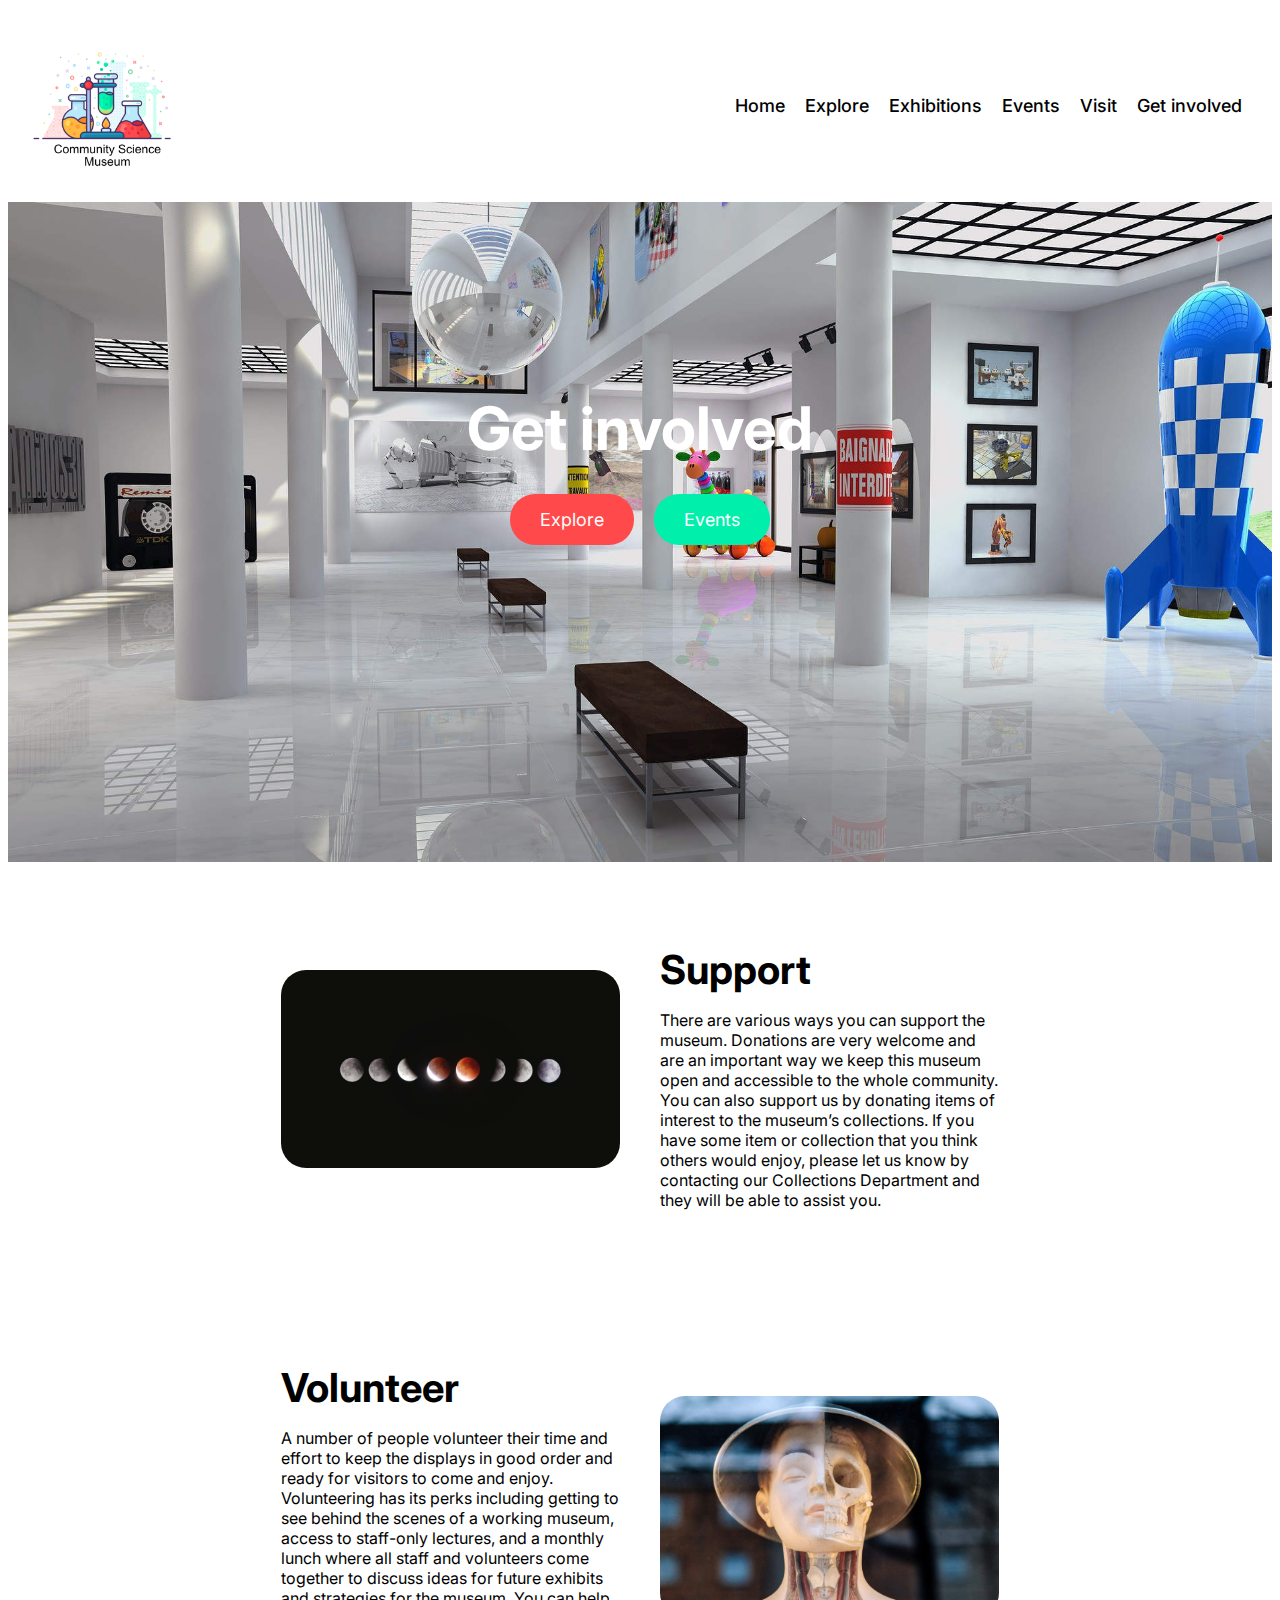
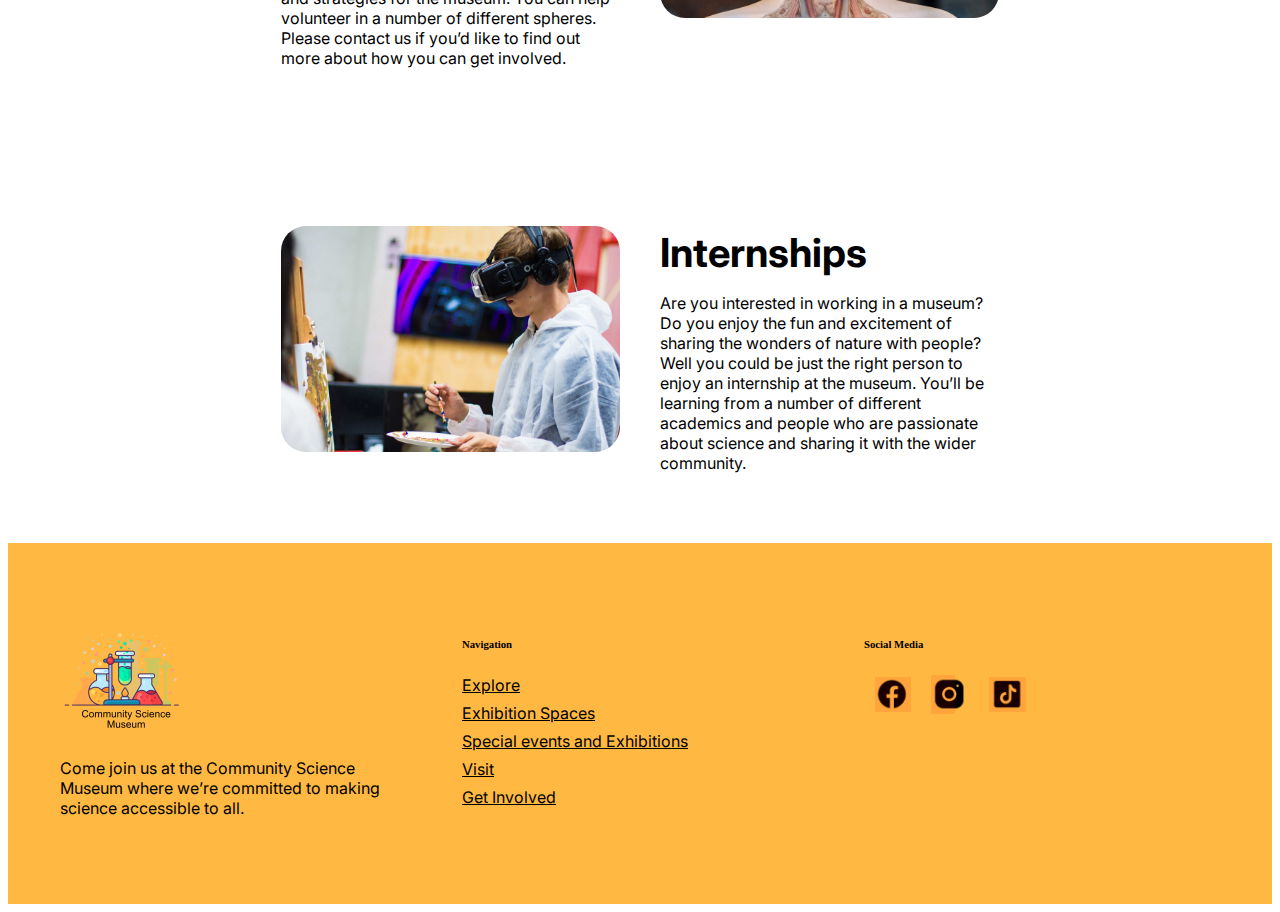
<file: getinvolved.html>
<!DOCTYPE html>
<html lang="en">
    <head>
        <meta charset="UTF-8">
        <meta name ="viewport" content="width=device-width, initial-scale=1.0">
        <link rel="stylesheet" href="css/style.css">
        <link rel="stylesheet" href="css/header.css">
        <link rel="stylesheet" href="https://fonts.googleapis.com/css?family=Inter">
        <title>Community Science Museum | Get involved</title>
    </head>

    <body>
        <header class="header">
            <section class="headercontainer">
                    <div class="logodiv">
                      <a href="index.html"><img src="img/logo.svg" alt="Community Science Museums logo" class="headerlogo"></a>
                    </div>
               
                <nav class="nav">
                         <ul class="headerlist">
                             <li><a href="index.html">Home</a></li>
                             <li><a href="explore.html">Explore</a></li>
                             <li><a href="exhibition.html">Exhibitions</a></li>
                             <li><a href="events.html">Events</a></li>
                             <li><a href="visit.html">Visit</a></li>
                             <li><a href="getinvolved.html">Get involved</a></li>
                         </ul>
                         <button class="burgermenu">
                            <span class="burgermenu_line"></span>
                            <span class="burgermenu_line"></span>
                            <span class="burgermenu_line"></span>
                          </button>
                </nav>
            </section>
        </header>

        <!-- Hero section-->
        <section class="hero-getinvolved-page">
            <div class="hero-background"></div>
            <div class="hero-content">
                <h1 class="hero-title">Get involved</h1>
                <div class="hero-buttons">
                    <a href="explore.html" class="hero-button learn-more-button">Explore</a>
                    <a href="events.html" class="hero-button get-started-button">Events</a>
                </div>
            </div>
        </section>


        <div class="content-container">
            <section class="content-section">
                <div class="column">
                    <img src="img/celso-405219.jpg" alt="Image of planets aligning">
                </div>
                <div class="column">
                    <h2>Support </h2>
                    <p>There are various ways you can support the museum. Donations are very welcome and are an important way we keep this museum open and accessible to the whole community. 
                        You can also support us by donating items of interest to the museum’s collections. If you have some item or collection that you think others would enjoy, please let us know by contacting our Collections Department and they will be able to assist you.
                        </p>
            </section>
        </div>
    
    
        <div class="content-container">
            <section class="content-section reversed">
                <div class="column">
                    <img src="img/evolution.jpg" alt="Image of the museum">
                </div>
                <div class="column">
                    <h2>Volunteer</h2>
                    <p>A number of people volunteer their time and effort to keep the displays in good order and ready for visitors to come and enjoy. Volunteering has its perks including getting to see behind the scenes of a working museum, access to staff-only lectures, and a monthly lunch where all staff and volunteers come together to discuss ideas for future exhibits and strategies for the museum.
                        You can help volunteer in a number of different spheres. Please contact us if you’d like to find out more about how you can get involved.
                        
                        </p>
                </div>
            </section>
        </div>
    
        <div class="content-container">
            <section class="content-section">
                <div class="column">
                    <img src="img/billetto-editorial-334686.jpg" alt="Image of planets aligning">
                </div>
                <div class="column">
                    <h3>Internships </h3>
                    <p>Are you interested in working in a museum? Do you enjoy the fun and excitement of sharing the wonders of nature with people? Well you could be just the right person to enjoy an internship at the museum.
                        You’ll be learning from a number of different academics and people who are passionate about science and sharing it with the wider community.
                        </p>
            </section>
        </div>



        <footer class="footer">
            <div class="footer-content">
                <section class="footer-section">
                    <div class="footer-column">
                        <img src="img/logo.png" alt="Image">
                        <p>Come join us at the Community Science Museum where we’re committed to making science accessible to all.</p>
                    </div>
                    <div class="footer-column">
                        <h6>Navigation</h6>
                        <ul class="footer-list">
                            <li><a href="#">Explore</a></li>
                            <li><a href="#">Exhibition Spaces</a></li>
                            <li><a href="#">Special events and Exhibitions</a></li>
                            <li><a href="#">Visit</a></li>
                            <li><a href="#">Get Involved</a></li>
                        </ul>
                    </div>
                    <div class="footer-column">
                        <h6>Social Media</h6>
                        <div class="footer-images">
                            <img src="img/facebook_icon.PNG" alt="Image">
                            <img src="img/instagram_icon.PNG" alt="Image">
                            <img src="img/tiktok_icon.PNG" alt="Image">
                        </div>
                    </div>
                </section>
            </div>
        </footer>
        
    
    
        </body>
    </html>
</file>
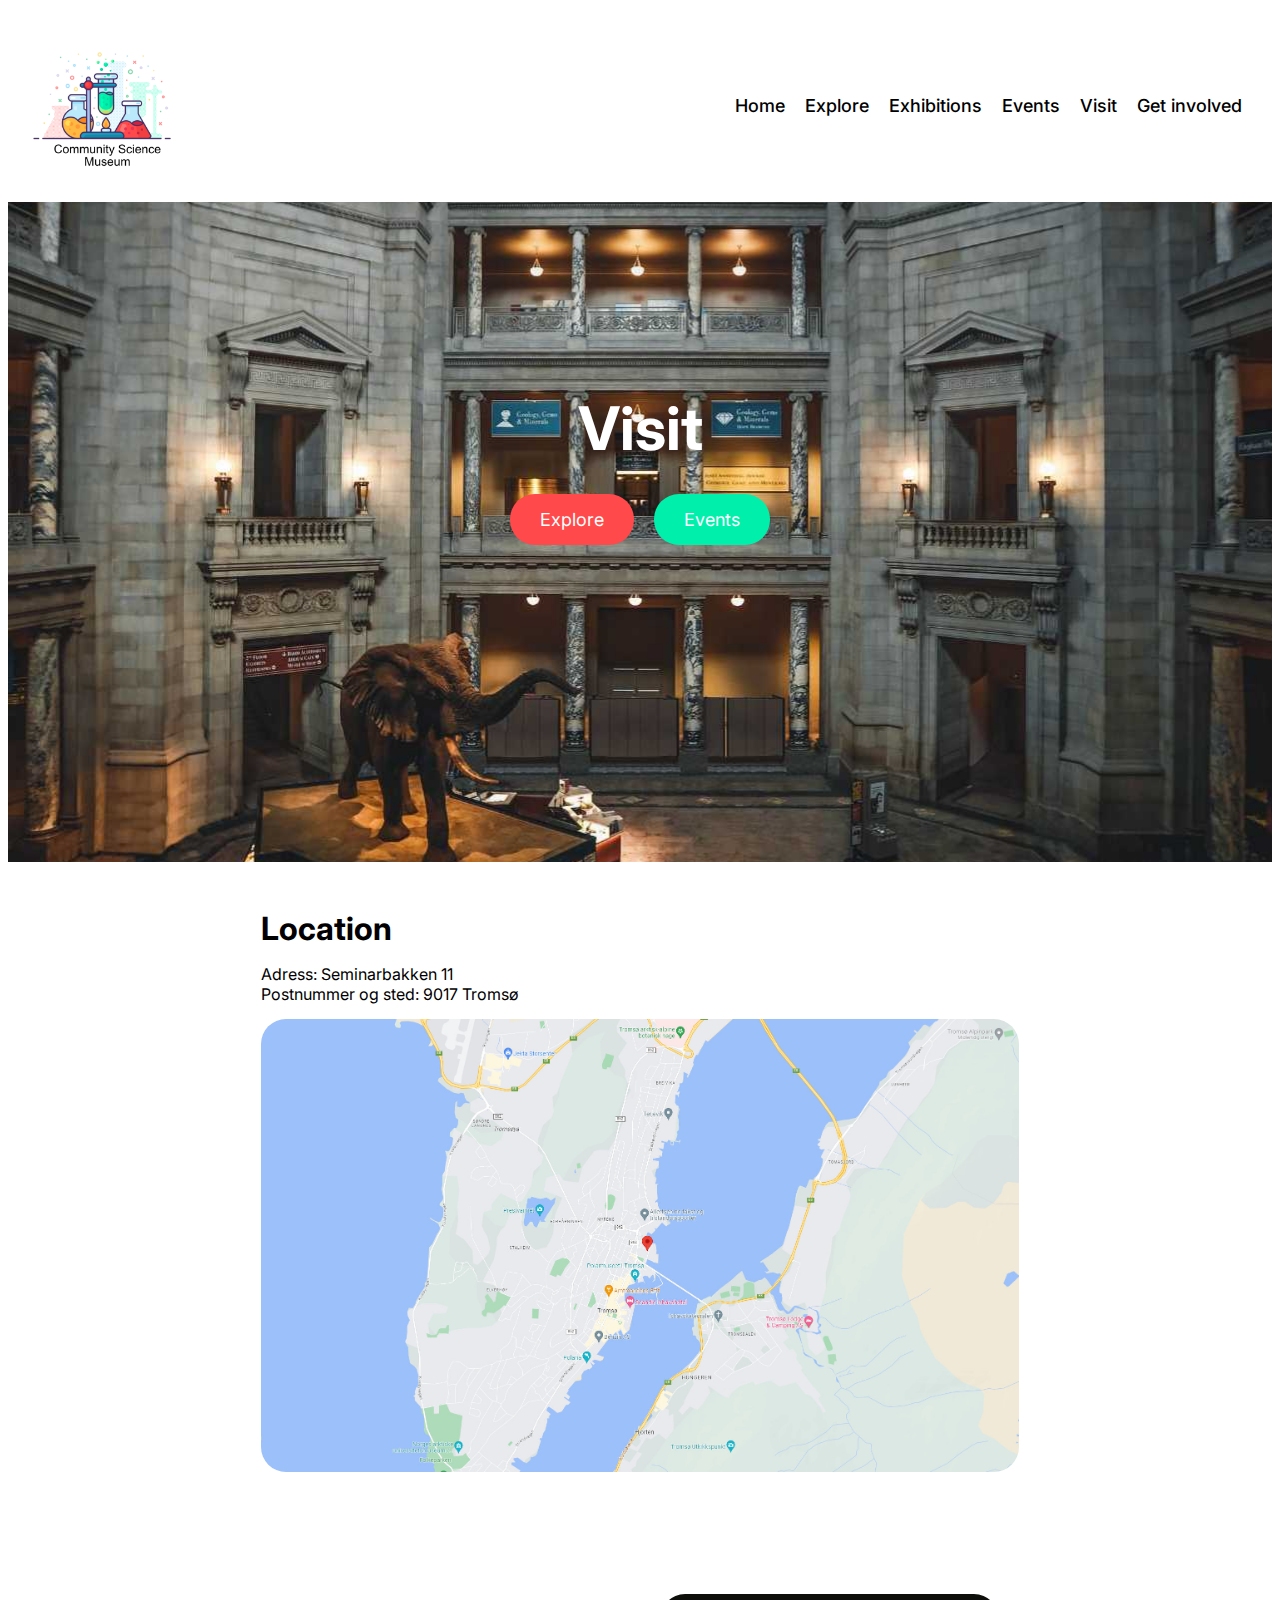
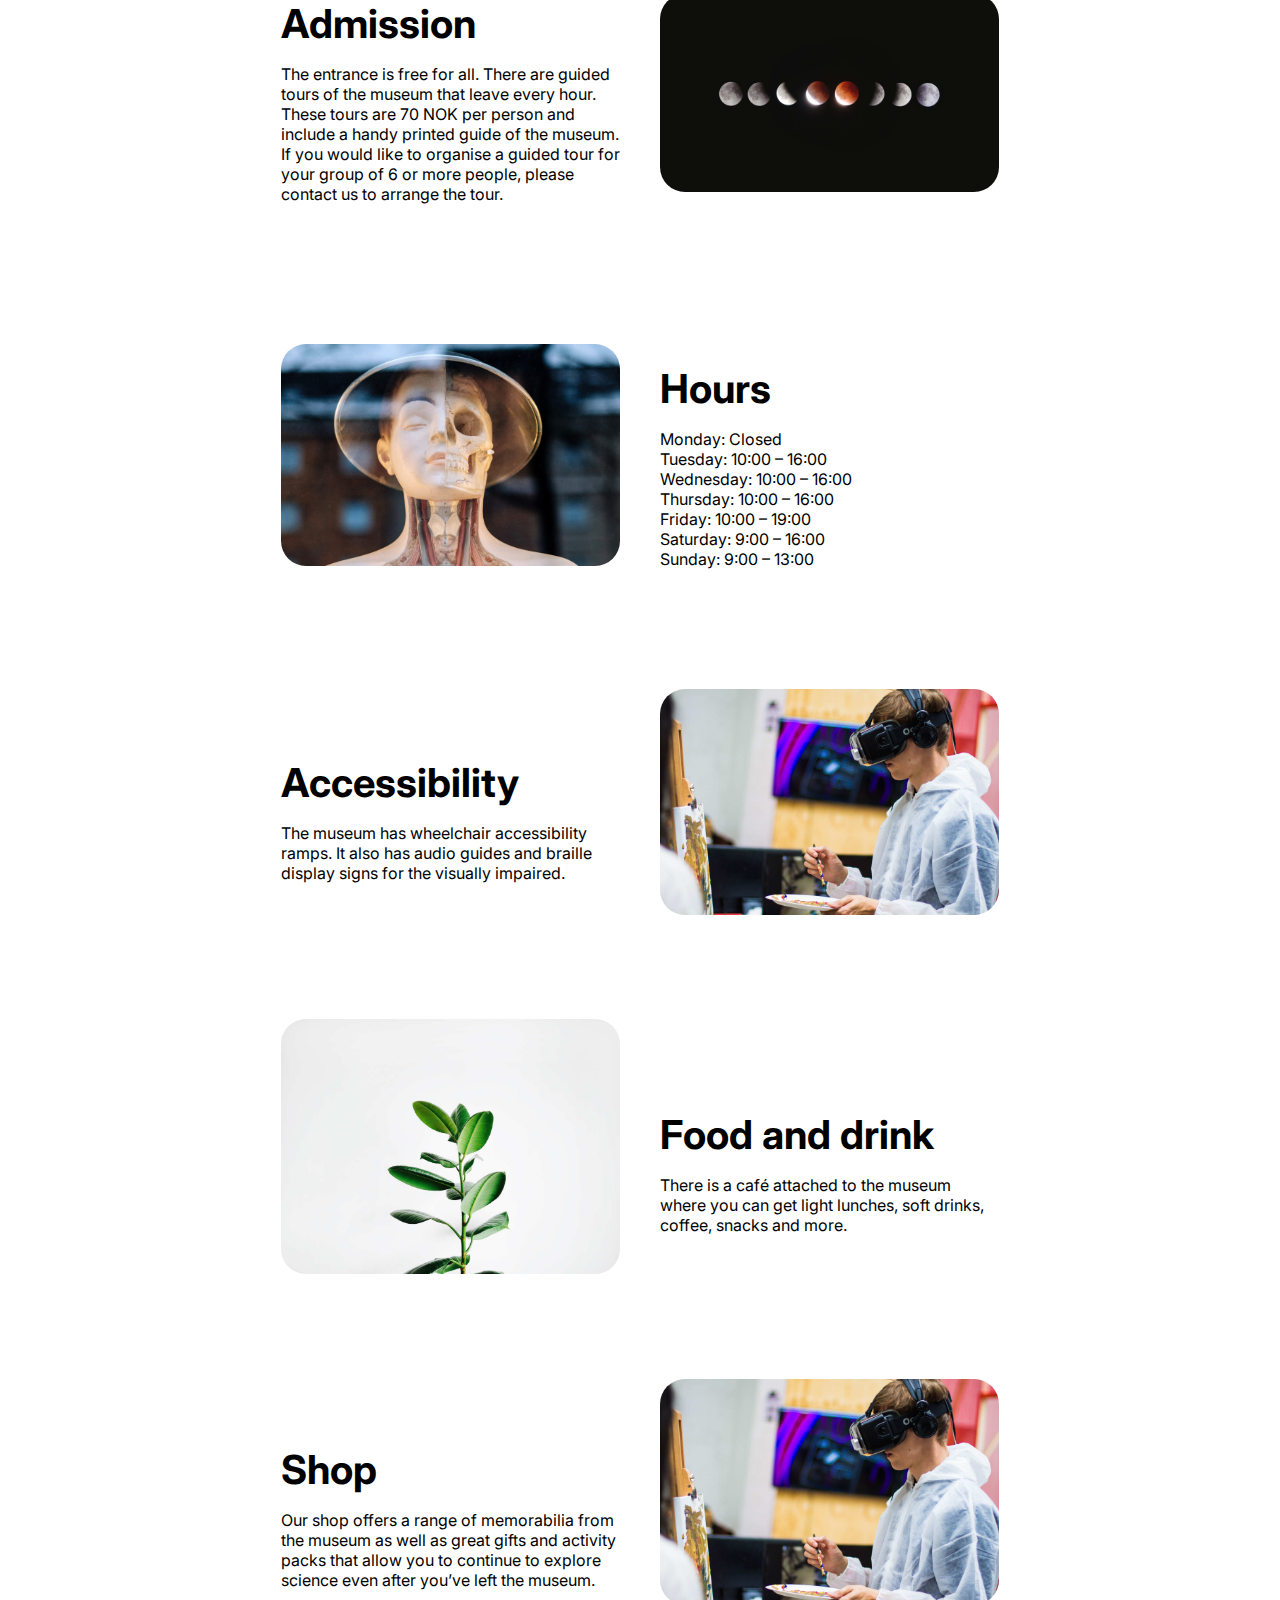
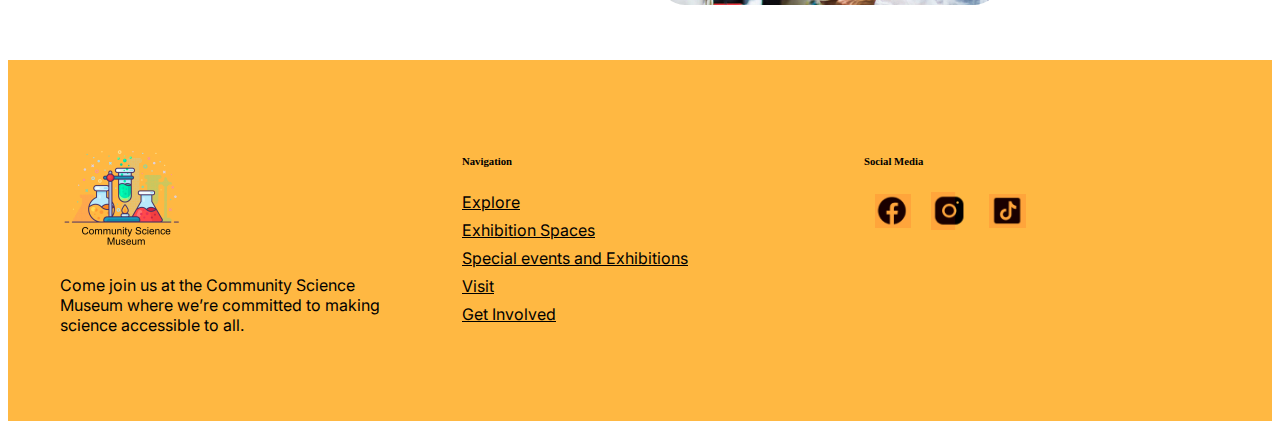
<file: visit.html>
<!DOCTYPE html>
<html lang="en">
    <head>
        <meta charset="UTF-8">
        <meta name ="viewport" content="width=device-width, initial-scale=1.0">
        <link rel="stylesheet" href="css/style.css">
        <link rel="stylesheet" href="css/header.css">
        <link rel="stylesheet" href="https://fonts.googleapis.com/css?family=Inter">
        <title>Community Science Museum | Visit</title>
    </head>

    <body>
        <header class="header">
            <section class="headercontainer">
                    <div class="logodiv">
                      <a href="index.html"><img src="img/logo.svg" alt="Community Science Museums logo" class="headerlogo"></a>
                    </div>
               
                <nav class="nav">
                         <ul class="headerlist">
                             <li><a href="index.html">Home</a></li>
                             <li><a href="explore.html">Explore</a></li>
                             <li><a href="exhibition.html">Exhibitions</a></li>
                             <li><a href="events.html">Events</a></li>
                             <li><a href="visit.html">Visit</a></li>
                             <li><a href="getinvolved.html">Get involved</a></li>
                         </ul>
                         <button class="burgermenu">
                            <span class="burgermenu_line"></span>
                            <span class="burgermenu_line"></span>
                            <span class="burgermenu_line"></span>
                          </button>
                </nav>
            </section>
        </header>

        <!-- Hero section-->
        <section class="hero-visit-page">
            <div class="hero-background"></div>
            <div class="hero-content">
                <h1 class="hero-title">Visit</h1>
                <div class="hero-buttons">
                    <a href="explore.html" class="hero-button learn-more-button">Explore</a>
                    <a href="events.html" class="hero-button get-started-button">Events</a>
                </div>
            </div>
        </section>


        <!-- Map section-->
        <div class="content-container-visit">
            <section class="content-section-visit">
                <div class="column-visit">
                    <h2>Location</h2>
                    <p>Adress: Seminarbakken 11<br>
                        Postnummer og sted: 9017 Tromsø
                        </p>
                    
                <div class="column-visit">
                    <img src="img/kart.jpg" alt="Image of boy using VR-headset">
                </div>
                </div>
            </section>
        </div>


        <div class="content-container">
            <section class="content-section reversed">
                <div class="column">
                    <img src="img/celso-405219.jpg" alt="Image of Heart figurine">
                </div>
                <div class="column">
                    <h2>Admission</h2>
                    <p>The entrance is free for all. 
                        There are guided tours of the museum that leave every hour. These tours are 70 NOK per person and include a handy printed guide of the museum. 
                        If you would like to organise a guided tour for your group of 6 or more people, please contact us to arrange the tour.
                        </p>
                </div>
            </section>
        </div>
    
    
    
        <div class="content-container">
            <section class="content-section">
                <div class="column">
                    <img src="img/evolution.jpg" alt="Picture of the museum">
                </div>
                <div class="column">
                    <h3>Hours</h3>
                    <p>Monday: Closed<br>
                        Tuesday: 10:00 – 16:00<br>
                        Wednesday: 10:00 – 16:00<br>
                        Thursday: 10:00 – 16:00<br>
                        Friday: 10:00 – 19:00<br>
                        Saturday: 9:00 – 16:00<br>
                        Sunday: 9:00 – 13:00<br>
                        </p>
            </section>
        </div>

        <div class="content-container">
            <section class="content-section reversed">
                <div class="column">
                    <img src="img/billetto-editorial-334686.jpg" alt="Image of Heart figurine">
                </div>
                <div class="column">
                    <h4>Accessibility</h4>
                    <p>The museum has wheelchair accessibility ramps. It also has audio guides and braille display signs for the visually impaired.
                        </p>
                </div>
            </section>
        </div>


        <div class="content-container">
            <section class="content-section">
                <div class="column">
                    <img src="img/ecology.jpg" alt="Picture of the museum">
                </div>
                <div class="column">
                    <h5>Food and drink</h5>
                    <p>There is a café attached to the museum where you can get light lunches, soft drinks, coffee, snacks and more.
                        </p>
            </section>
        </div>

        <div class="content-container">
            <section class="content-section reversed">
                <div class="column">
                    <img src="img/billetto-editorial-334686.jpg" alt="Image of Heart figurine">
                </div>
                <div class="column">
                    <h5>Shop</h5>
                    <p>Our shop offers a range of memorabilia from the museum as well as great gifts and activity packs that allow you to continue to explore science even after you’ve left the museum.

                        </p>
                </div>
            </section>
        </div>



        <footer class="footer">
            <div class="footer-content">
                <section class="footer-section">
                    <div class="footer-column">
                        <img src="img/logo.png" alt="Image">
                        <p>Come join us at the Community Science Museum where we’re committed to making science accessible to all.</p>
                    </div>
                    <div class="footer-column">
                        <h6>Navigation</h6>
                        <ul class="footer-list">
                            <li><a href="#">Explore</a></li>
                            <li><a href="#">Exhibition Spaces</a></li>
                            <li><a href="#">Special events and Exhibitions</a></li>
                            <li><a href="#">Visit</a></li>
                            <li><a href="#">Get Involved</a></li>
                        </ul>
                    </div>
                    <div class="footer-column">
                        <h6>Social Media</h6>
                        <div class="footer-images">
                            <img src="img/facebook_icon.PNG" alt="Image">
                            <img src="img/instagram_icon.PNG" alt="Image">
                            <img src="img/tiktok_icon.PNG" alt="Image">
                        </div>
                    </div>
                </section>
            </div>
        </footer>
        
    
    
        </body>
    </html>
</file>
<file: css/style.css>
/*Hero section */
.hero {
    background-image: url('../img/scott-webb-102825-overlay.jpg');
    background-size: cover;
    background-position: center;
    color: #fff;
    text-align: center;
    padding: 150px 0;
    height: 40vh;
   
}

.hero-explore-page {
    background-image: url('../img/andrew-ruiz-348421.jpg');
    background-size: cover;
    background-position: center;
    color: #fff;
    text-align: center;
    padding: 150px 0;
    height: 40vh;
   
} 

.hero-exhibition-page {
    background-image: url('../img/scientific-2040795_1280.jpg');
    background-size: cover;
    background-position: center;
    color: #fff;
    text-align: center;
    padding: 150px 0;
    height: 40vh;
   
}

.hero-events-page {
    background-image: url('../img/genoa-956405_1920.jpg');
    background-size: cover;
    background-position: center;
    color: #fff;
    text-align: center;
    padding: 150px 0;
    height: 40vh;
   
}

.hero-visit-page {
    background-image: url('../img/roberto-nickson-396152.jpg');
    background-size: cover;
    background-position: center;
    color: #fff;
    text-align: center;
    padding: 150px 0;
    height: 40vh;
   
}

.hero-getinvolved-page {
    background-image: url('../img/exhibition-1863344_1920.jpg');
    background-size: cover;
    background-position: center;
    color: #fff;
    text-align: center;
    padding: 150px 0;
    height: 40vh;
   
}

.hero-content {
    max-width: 800px;
    margin: 0 auto;
    padding: 0 20px;
    position: relative; 
    z-index: 1; 
}

.hero-title {
    font-size: 60px;
    font-family: Inter;
    margin-bottom: 30px;
}

.hero-buttons {
    display: flex;
    justify-content: center;
    gap: 20px;
}

.learn-more-button {
    background-color: #FF494B; 
    color: #fff;
    font-family: Inter;
    text-decoration: none;
}

.get-started-button {
    background-color: #00F0AC; 
    color: #fff;
    font-family: Inter;
    text-decoration: none;
}

.hero-button {
    padding: 15px 30px;
    color: #fff;
    border: none;
    border-radius: 25px;
    cursor: pointer;
    font-size: 18px;
    font-family: Inter;
}

@media (max-width: 768px) {
    .hero-title {
        font-size: 40px;
    }
}

/* End of hero section */

/* Wiidth and center the image section with text on side */

.content-container {
    display: flex;
    justify-content: center;
    align-items: center;
}


.content-section {
    display: flex;
    justify-content: space-between;
    align-items: center;
    padding: 50px 0; 
    width: 60%;
}


.column {
    width: 50%;
    padding: 0 20px; 
}


.column img {
    max-width: 100%;
    height: auto;
    border-radius: 25px;
}


.column h2 {
    font-size: 40px;
    margin-bottom: 15px;
    font-family: Inter;
}

.column h3 {
    font-size: 40px;
    margin-bottom: 15px;
    font-family: Inter;
}

.column h4 {
    font-size: 40px;
    margin-bottom: 15px;
    font-family: Inter;
}

.column h5 {
    font-size: 40px;
    margin-bottom: 15px;
    font-family: Inter;
}


.column p {
    font-size: 16px;
    margin-bottom: 20px;
    font-family: Inter;
}


.content-button {
    padding: 10px 20px;
    background-color: #FF494B; 
    color: #fff;
    border: none;
    border-radius: 25px;
    cursor: pointer;
    font-size: 16px;
    font-family: Inter;
}

.content-button-yellow { 
    padding: 10px 20px;
    background-color: #FFB842; 
    color: #fff;
    border: none;
    border-radius: 25px;
    cursor: pointer;
    font-size: 16px;
    font-family: Inter;
}

.content-button-green { 
    padding: 10px 20px;
    background-color: #00F0AC; 
    color: #fff;
    border: none;
    border-radius: 25px;
    cursor: pointer;
    font-size: 16px;
    font-family: Inter;
}

.content-section.reversed {
    flex-direction: row-reverse;
}


/* responsives for content section */
@media (max-width: 768px) {
    .content-section {
        flex-direction: column;
        align-items: center;
        text-align: center;
        width: 90%;
   
    }

    .column {
        width: 100%;
        padding: 20px;
    }

    .column img {
        border-radius: 25; 
    }
    
    .column h2 {
        font-size: 32px;
        text-align: left;
    }

    .column h3 {
        font-size: 32px;
        text-align: left;
    }

    .column h4 {
        font-size: 32px;
        text-align: left;
    }

    .column h5 {
        font-size: 32px;
        text-align: left;
    }

  
    .column p {
        text-align: left;
    }

    .button-container {
        display: flex;
        width: 100%;
        justify-content: flex-start; 
    }

    .content-button {
        width: 50%;
        margin-top: auto; 
       
    }
}


/* Responsive verison of the reversed version */
@media (max-width: 768px) {
    .content-section.reversed {
        flex-direction: column;
        align-items: center;
        text-align: center;
    }

    .content-section.reversed .column {
        width: 100%;
        padding: 20px;
        display: flex;
        flex-direction: column;
    }

    .content-section.reversed .column img {
        border-radius: 25; 
    }

    .content-section.reversed .column h2 {
        font-size: 32px; 
        text-align: left; 
    }

    .content-section.reversed .column p {
        font-size: 14px; 
        text-align: left; 
    }

    .content-section.reversed .button-container {
        display: flex;
        width: 100%;
        justify-content: flex-start; 
    }

    .content-section.reversed .content-button {
        background-color: #FF494B;
        color: #fff;
        font-size: 14px;
        border: none;
        border-radius: 25px;
        padding: 10px 20px;
        cursor: pointer;
    }
}


.overlay-section-container {
    display: flex;
    justify-content: center;
    align-items: center;
    
   
}

.overlay-section {
    position: relative;
    width: 60%;
    height: 400px; 
    height: 50vh;
    background-image: url('../img/people-219985_1280.jpg'); 
    background-size: cover;
    background-position: center;
    border-radius: 25px;
}

.overlay {
    position: absolute;
    top: 0;
    left: 0;
    width: 100%;
    height: 100%;
    background-color: rgba(0, 0, 0, 0.5);
    border-radius: 25px;
}

.overlay-content {
    position: absolute;
    bottom: 20px;
    left: 20px;
    color: #fff;
    font-family: Inter;
    width: 50%;
}

.overlay-content h2 {
    font-size: 28px;
    margin-bottom: 10px;
    font-family: Inter;
}

.overlay-content h3 {
    font-size: 28px;
    margin-bottom: 10px;
    font-family: Inter;
}

.overlay-content h4 {
    font-size: 28px;
    margin-bottom: 10px;
    font-family: Inter;
}

.overlay-content h5 {
    font-size: 28px;
    margin-bottom: 10px;
    font-family: Inter;
}
.overlay-content p {
    font-size: 16px;
    margin-bottom: 0;
}

/* Media queries for responsivness */
@media (max-width: 768px) {
    .overlay-section-container {
        display:none;
    }

    
}

.overlay-content-container {
    display:none;
}

@media (max-width: 768px) {

    .overlay-content-container {
        display:block;
    }


    .overlay-content-section {
        flex-direction: column;
        align-items: center;
        text-align: center;
        width: 90%;
   
    }

    .overlay-column {
        width: 100%;
        padding: 20px;
    }

    .overlay-column img {
        border-radius: 25; 
        max-width: 100%;
    }
    
    .overlay-column h2 {
        font-size: 32px; 
        text-align: left;
        font-family: Inter;
    }

    .overlay-column p {
        text-align: left;
        font-family: Inter;
    }

    

    
}





/* Footer settings */
.footer {
    padding: 50px 0;
    background-color: #FFB842;
}

.footer-content {
    max-width: 1200px;
    margin: 0 auto;
}

.footer-section {
    display: flex;
    justify-content: space-between;
    flex-wrap: wrap;
}

.footer-column {
    width: 33%;
    padding: 20px;
    box-sizing: border-box;
}

.footer-column img {
    max-width: 100%;
    width: 35%;
    height: auto;
}

.footer-column h3 {
    font-size: 24px;
    margin-bottom: 15px;
    font-family: Inter;
}

.footer-list {
    list-style: none;
    padding: 0;
    font-family: Inter;
}

.footer-list li {
    margin-bottom: 8px;
    font-family: Inter;
}

.footer p {
    font-family: Inter;
}

.footer-list a {
    color: #000;
    text-decoration: underline;
    font-family: Inter;
}

.footer-images {
    display: flex;
    align-items: center;
    width: 35%;
}

.footer-images img {
    max-width: 30%;
    margin: 0 10px;
}


/* Responsive footer settings */

@media (max-width: 768px) {
    .footer-section {
        flex-direction: column;
    }

    .footer-column {
        width: 100%;
        margin-bottom: 20px;
    }

    .footer-images img {
        width: 100%;
        margin: 0;
        padding: 25px;
    }
}


/* events page */

.content-container-events {
    max-width: 60%; /
    margin: 0 auto; 
    padding: 20px;
}

.content-section-events {
    display: flex;
    flex-direction: column;
    align-items: flex-start; 
    text-align: left;
}

.column-events {
    width: 100%;
    padding: 20px;
}

.column-events img {
    max-width: 100%;
    height: auto;
    margin-bottom: 20px;
    border-radius: 25px;
}

.column-events h2 {
    font-size: 32px;
    margin-bottom: 15px;
    font-family: Inter;
}

.column-events h3 {
    font-size: 32px;
    margin-bottom: 15px;
    font-family: Inter;
}

.column-events h4 {
    font-size: 32px;
    margin-bottom: 15px;
    font-family: Inter;
}

.column-events h5 {
    font-size: 32px;
    margin-bottom: 15px;
    font-family: Inter;
}

.column-events p {
    font-size: 16px;
    font-family: Inter;
    margin-bottom: 15px;
}

.button-container-events {
    display: flex;
    justify-content: flex-start; 
}

.content-button-events-yellow {
    background-color: #FFB842;
    font-family: Inter;
    color: #fff;
    font-size: 16px;
    border: none;
    border-radius: 25px;
    padding: 10px 20px;
    cursor: pointer;
}

.content-button-events-green {
    background-color: #00F0AC;
    font-family: Inter;
    color: #fff;
    font-size: 16px;
    border: none;
    border-radius: 25px;
    padding: 10px 20px;
    cursor: pointer;
}

.content-button-events-red {
    background-color: #FF494B;
    font-family: Inter;
    color: #fff;
    font-size: 16px;
    border: none;
    border-radius: 25px;
    padding: 10px 20px;
    cursor: pointer;
}


@media (max-width: 768px) {
    .content-container-events {
        max-width: 90%; 
    }
    
    .content-section-events {
        align-items: center;
    }
}


/* Visit page */

.content-container-visit {
    max-width: 60%; 
    margin: 0 auto; 
    padding: 20px;
}

.content-section-visit {
    display: flex;
    flex-direction: column;
    align-items: flex-start;
    text-align: left;
}

.column-visit {
    width: 100%;
    padding: 0;
}

.column-visit img {
    max-width: 100%;
    height: auto;
    margin-bottom: 20px;
    border-radius: 25px;
}

.column-visit h2 {
    font-size: 32px;
    margin-bottom: 15px;
    font-family: Inter;
}

.column-visit h3 {
    font-size: 32px;
    margin-bottom: 15px;
    font-family: Inter;
}

.column-visit h4 {
    font-size: 32px;
    margin-bottom: 15px;
    font-family: Inter;
}

.column-visit h5 {
    font-size: 32px;
    margin-bottom: 15px;
    font-family: Inter;
}

.column-visit p {
    font-size: 16px;
    font-family: Inter;
    margin-bottom: 15px;
}

@media (max-width: 768px) {
    .content-container-visit {
        max-width: 90%; 
    }
    
    .content-section-visit {
        align-items: center;
    }
}
</file>
<file: css/header.css>
.header {
    position: static;
    top: 0;
    left: 0;
    width: 100%;
    z-index: 999;
    
}


.headercontainer {
    display: flex;
    justify-content: space-between;
    align-items: center;
    padding: 20px;
    background-color: transparent;
}

.logodiv {
    display: flex;
    justify-content: flex-start;
    align-items: center;
}

.headerlist {
    margin: 0px;
    padding: 0px;
    box-sizing: border-box;
    list-style: none;
    display: flex;
    justify-content: space-between;
    align-items: center;
    font-family: Inter;
    color: white;
}

.headerlist a {
    text-decoration: none;
    color: #000;
    font-size: 18px;
    font-weight: 500;
    font-family: Inter;
    
}

.headerlist li {
    text-decoration: none;
    margin: 0px 10px;
}

.headerlogo {
    width: 150px;
    height: auto;
}


.nav {
    display:flex;
    justify-content: flex-end;
    align-items: center;
    flex: 1;
}

.burgermenu {
    display: none;
    cursor: pointer;
    background-color: transparent;
    border: none;
    padding: 0;
    margin: 0;
    width: 30px;
    height:auto;

}


.burgermenu {
    display: none;
    cursor: pointer;
    background-color: transparent;
    border: none;
    padding: 0;
    margin: 0;
    width: 50px;
    height: 20px; 
  }
  
  .burgermenu_line {
    display: block;
    width: 30px;
    height: 2px;
    background-color: #000;
    margin: 5px 0 5 0;
    transition: all 0.3s ease-in-out;
  }
  
  .burgermenu_line:nth-child(2) {
    margin-left: 0;
  }
  
  @media screen and (max-width: 768px) {
    .headerlist {
        display: none;
        position: absolute;
        top: 100%;
        left: 0;
        right: 0;
        background-color: #333;
        text-align: center;
        padding: 10px;
        z-index: 999;
    }

    .headerlist li {
        display: block;
        margin: 10px 0;
    }

    .burgermenu {
        display: block;
        background-color: #FFB842;
        padding: 5px 5px 5px 5px;
    }

    .burgermenu_line:nth-child(1) {
        width: 100%;
        margin: 5px 0 5px 0;
    }

    .burgermenu_line:nth-child(2) {
        opacity: 1;
        width: 90%;
        margin: 5px 0 5px 0;
    }

    .burgermenu_line:nth-child(3) {
        opacity: 1;
        width: 70%;
        margin: 5px 0 5px 0;
    }

    .headerlogo {
        width: 100px;
        height: auto;
    }
}
</file>
